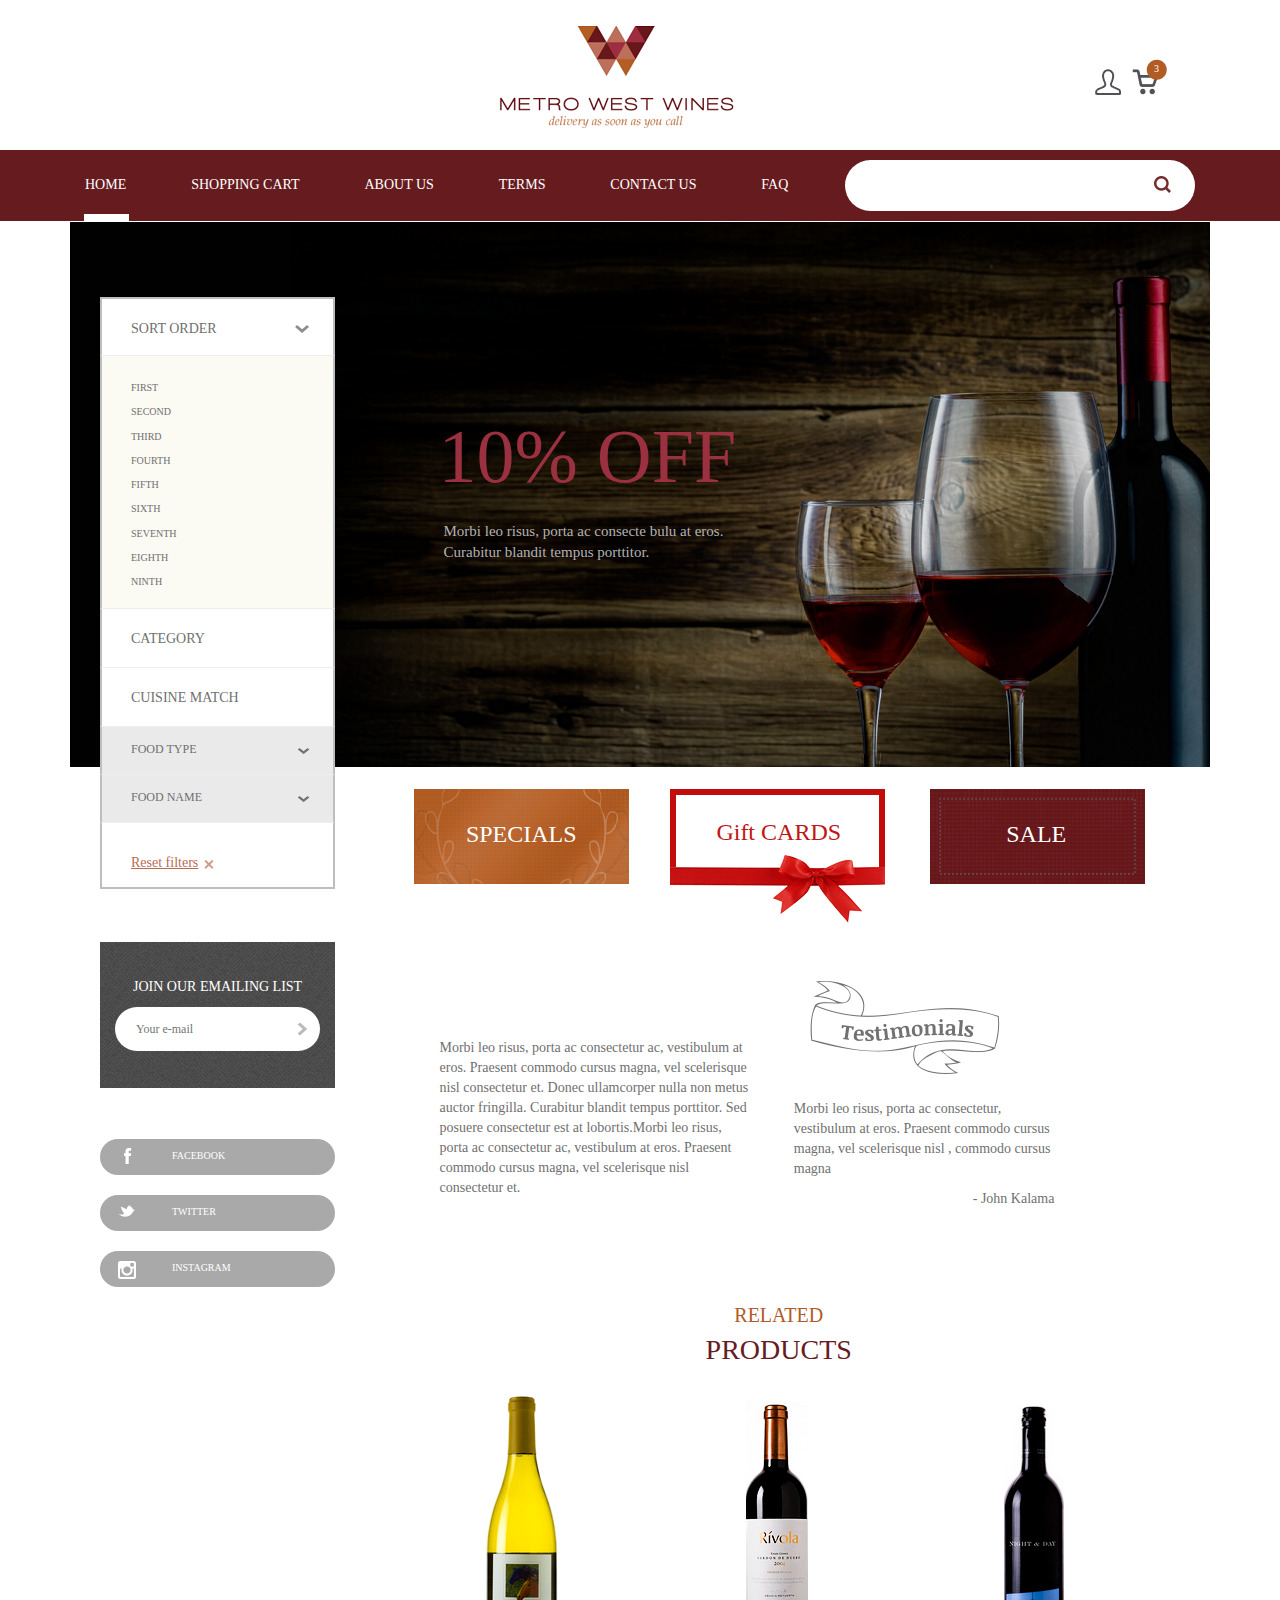
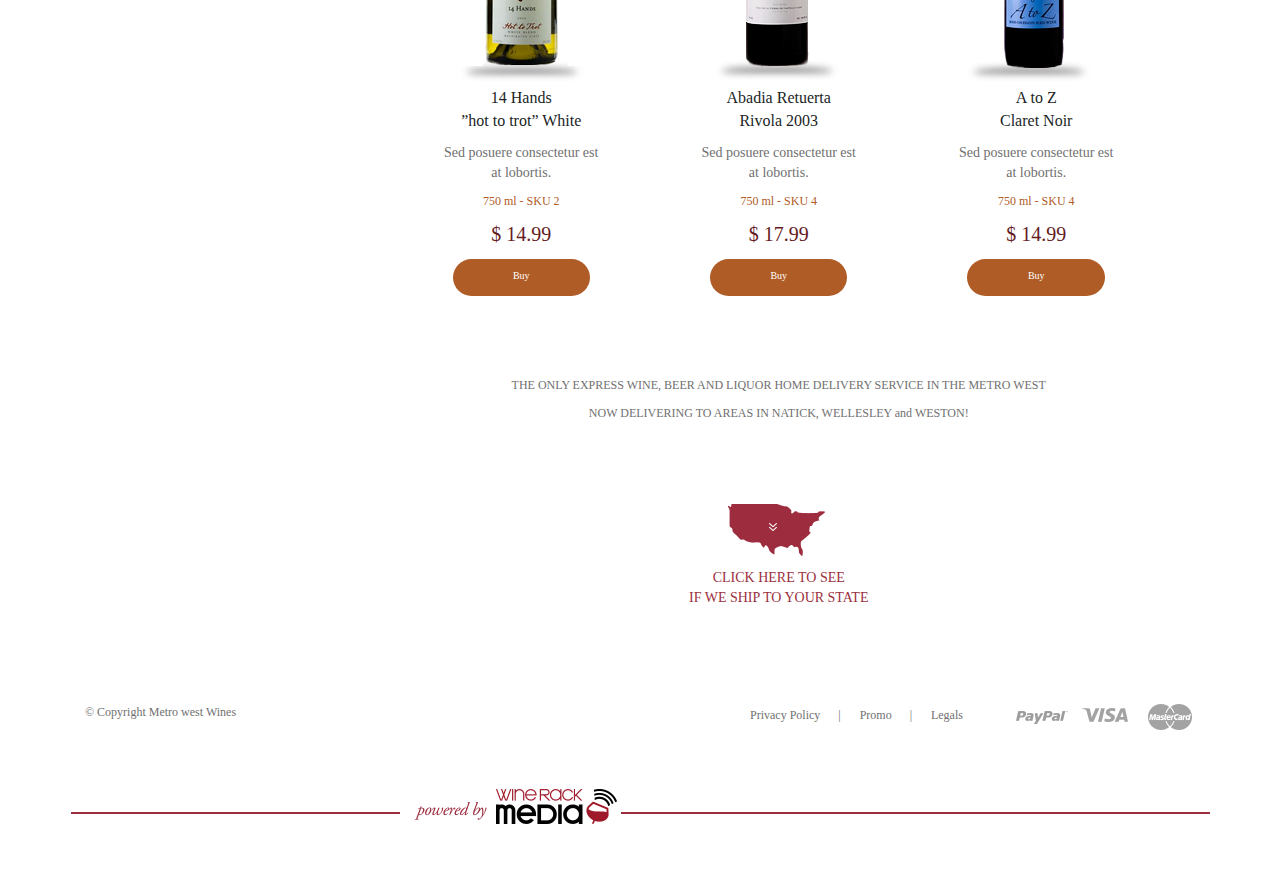
<file: WRM/index.html>
<html>
<head>
	<title>Home</title>
	<!-- css -->
	<link href="assets/css/style.css" rel="stylesheet" />
	<link href="assets/css/bootstrap.min.css" rel="stylesheet">
	<!-- <link rel="stylesheet" media="(min-width: 992) and (max-width: 1200)" href="../assets/css/medium.css"> -->
</head>
<body>


	<!-- header -->
	<!-- ...... -->
	<header id="header">
		<div class="container full">
			<div id="logo_div" class="col-lg-4 col-lg-push-4">
				<a href="index.html">
					<div id="logo">
					</div>
				</a>
			</div>
			<div id="user_cart" class="col-lg-2 col-lg-push-6">
				<div id="user_div" class="col-lg-6">
					<a href="#">
						<div id="user">
						</div>
					</a>
				</div>
				<div id="cart_div" class="col-lg-6">
					<a href="checkoutexperience/index.html">
						<div id="cart_number">
							<p>3</p>
						</div>
					</a>
				</div>
			</div>
		</div>
	</header>
	<!-- end header -->
	<!-- .......... -->



	<!-- navigation -->
	<!-- .......... -->
	<div id="navigation">
		<div class="container full">
			<div id="nav_bar" class="col-lg-8">
				<ul>
					<li>
						<a href="index.html">HOME</a>
					</li>
					<li>
						<a href="checkoutexperience/index.html">SHOPPING CART</a>
					</li>
					<li>
						<a href="#">ABOUT US</a>
					</li>
					<li>
						<a href="terms/index.html">TERMS</a>
					</li>
					<li>
						<a href="contact/index.html">CONTACT US</a>
					</li>
					<li id="faq">
						<a href="faq/index.html">FAQ</a>
					</li>
				</ul>
			</div>
			<div id="search_bar" class="col-lg-4">
				<div id="search_bloc" class="col-lg-10">
					<input id="search_bloc_text" type="text">
				</div>
				<a href="searchresults/index.html">
					<div id="search_button" class="col-lg-2">
					</div>
				</a>
			</div>
		</div>
	</div>
	<!-- end navigation -->
	<!-- .............. -->


	


	<!-- main bloc -->
	<!-- ......... -->
	<div id="main">
		<div class="container full">
			<div id="main_content" class="col-lg-12">
				<div id="main_side" class="col-lg-3">
					<div id="filters">
						<div id="sort_order">
							<p>SORT ORDER</p>
						</div>
						<div id="order_list">
							<P>FIRST</P>
							<P>SECOND</P>
							<P>THIRD</P>
							<P>FOURTH</P>
							<P>FIFTH</P>
							<P>SIXTH</P>
							<P>SEVENTH</P>
							<P>EIGHTH</P>
							<P>NINTH</P>
						</div>
						<div id="category_cuisine">
							<P>CATEGORY</P>
						</div>
						<div id="category_cuisine">
							<P>CUISINE MATCH</P>
						</div>
						<div id="food_type_name">
							<P>FOOD TYPE</P>
						</div>
						<div id="food_type_name">
							<P>FOOD NAME</P>
						</div>
						<div id="reset_filters">
							<a href="">
								<p>Reset filters</p>
							</a>
						</div>
					</div>
					<div id="emailing" class="col-lg-12">
						<div id="join_our">
							<p>JOIN OUR EMAILING LIST</p>
						</div>
						<div id="your_email" class="col-lg-10">
							<input type="text" placeholder="Your e-mail">
						</div>
						<a href="">
							<div id="email_button" class="col-lg-2">
							</div>
						</a>
					</div>
					<div id="social">
						<a href="">
							<div id="social_link" class="col-lg-12 facebook">
								<p>FACEBOOK</p>
							</div>
						</a>
						<a href="">
							<div id="social_link" class="col-lg-12 twitter">
								<p>TWITTER</p>
							</div>
						</a>
						<a href="">
							<div id="social_link" class="col-lg-12 instagram">
								<p>INSTAGRAM</p>
							</div>
						</a>
					</div>
				</div>
				<div id="main_page_content" class="col-lg-9">
					<div id="ten_percent">
						<p>10% OFF</p>
					</div>
					<div id="under_ten_percent">
						<p>Morbi leo risus, porta ac consecte bulu at eros.</p>
						<p>Curabitur blandit tempus porttitor.</p>
					</div>
					<div id="words" class="col-lg-12">
						<div id="word1" class="col-lg-4">
							<a href=""><p>SPECIALS</p></a>
						</div>
						<div id="word2" class="col-lg-4">
							<a href=""><p>Gift <span class="cards">CARDS</span></p></a>
						</div>
						<div id="word1" class="col-lg-4">
							<a href=""><p>SALE</p></a>
						</div>
					</div>
					<div id="testimonial" class="col-lg-12">
						<div id="testimonial_left" class="col-lg-6">
							<p>Morbi leo risus, porta ac consectetur ac, vestibulum at eros. Praesent commodo cursus magna, vel scelerisque nisl consectetur et. Donec ullamcorper nulla non metus auctor fringilla. Curabitur blandit tempus porttitor. Sed posuere consectetur est at lobortis.Morbi leo risus, porta ac consectetur ac, vestibulum at eros. Praesent commodo cursus magna, vel scelerisque nisl consectetur et.</p>
						</div>
						<div id="testimonial_right" class="col-lg-6">
							<p>Morbi leo risus, porta ac consectetur, vestibulum at eros. Praesent commodo cursus magna, vel scelerisque nisl , commodo cursus magna</p>
							<p><span class="john">- John Kalama</span></p>
						</div>
					</div>
					<div id="down_product1" class="col-lg-12">
						<div id="down_product_title" class="col-lg-12">
							<div id="down_product_title_up">
								<p id="related">RELATED</p>
							</div>
							<div id="down_product_title_down">
								<p id="related_products">PRODUCTS</p>
							</div>
						</div>
						<div id="down_product_products">
							<div id="product_1" class="col-lg-4">
								<div id="wine_name">
									<p>14 Hands</p>
									<p>&rdquo;hot to trot&rdquo; White</p>
								</div>
								<div id="wine_desc">
									<p>Sed posuere consectetur est at lobortis.</p>
								</div>
								<div id="wine_weight">
									<p>750 ml  - SKU 2</p>
								</div>
								<div id="wine_price">
									<p>$ 14.99</p>
								</div>
								<div id="wine_buy">
									<a href=""><p>Buy</p></a>
								</div>
							</div>
							<div id="product_2" class="col-lg-4">
								<div id="wine_name">
									<p>Abadia Retuerta</p>
									<p>Rivola 2003</p>
								</div>
								<div id="wine_desc">
									<p>Sed posuere consectetur est at lobortis.</p>
								</div>
								<div id="wine_weight">
									<p>750 ml  - SKU 4</p>
								</div>
								<div id="wine_price">
									<p>$ 17.99</p>
								</div>
								<div id="wine_buy">
									<a href=""><p>Buy</p></a>
								</div>
							</div>
							<div id="product_3" class="col-lg-4">
								<div id="wine_name">
									<p>A to Z</p>
									<p>Claret Noir</p>
								</div>
								<div id="wine_desc">
									<p>Sed posuere consectetur est at lobortis.</p>
								</div>
								<div id="wine_weight">
									<p>750 ml  - SKU 4</p>
								</div>
								<div id="wine_price">
									<p>$ 14.99</p>
								</div>
								<div id="wine_buy">
									<a href=""><p>Buy</p></a>
								</div>
							</div>
						</div>
					</div>
					<div id="the_only" class="col-lg-12">
						<p>THE ONLY EXPRESS WINE, BEER AND LIQUOR HOME DELIVERY SERVICE IN THE METRO WEST</p>
						<p>NOW DELIVERING TO AREAS IN NATICK, WELLESLEY and WESTON!</p>
					</div>
					<a href="">
						<div id="shipping" class="col-lg-4 col-lg-push-4">
							<p>CLICK HERE TO SEE</p>
							<p>IF WE SHIP TO YOUR STATE</p>
						</div>
					</a>
				</div>
			</div>
		</div>
	</div>
	<!-- end main bloc -->
	<!-- ............. -->


	<!-- footer -->
	<!-- ...... -->
	<footer id="footer">
		<div class="container full">
			<div id="footer_content">
				<div id="copyright" class="col-lg-3">
					<p>&copy; Copyright Metro west Wines</p>
				</div>
				<div id="policy_payment" class="col-lg-5 col-lg-push-4">
					<ul>
						<a href=""><li>Privacy Policy&nbsp;&nbsp;&nbsp;&nbsp;&nbsp;&nbsp;|</li></a>
						<a href=""><li>Promo&nbsp;&nbsp;&nbsp;&nbsp;&nbsp;&nbsp;|</li></a>
						<a href=""><li>Legals</li></a>
					</ul>
				</div>
			</div>
		</div>
	</footer>
	<!-- end footer -->
	<!-- .......... -->

</body>
</html>
</file>
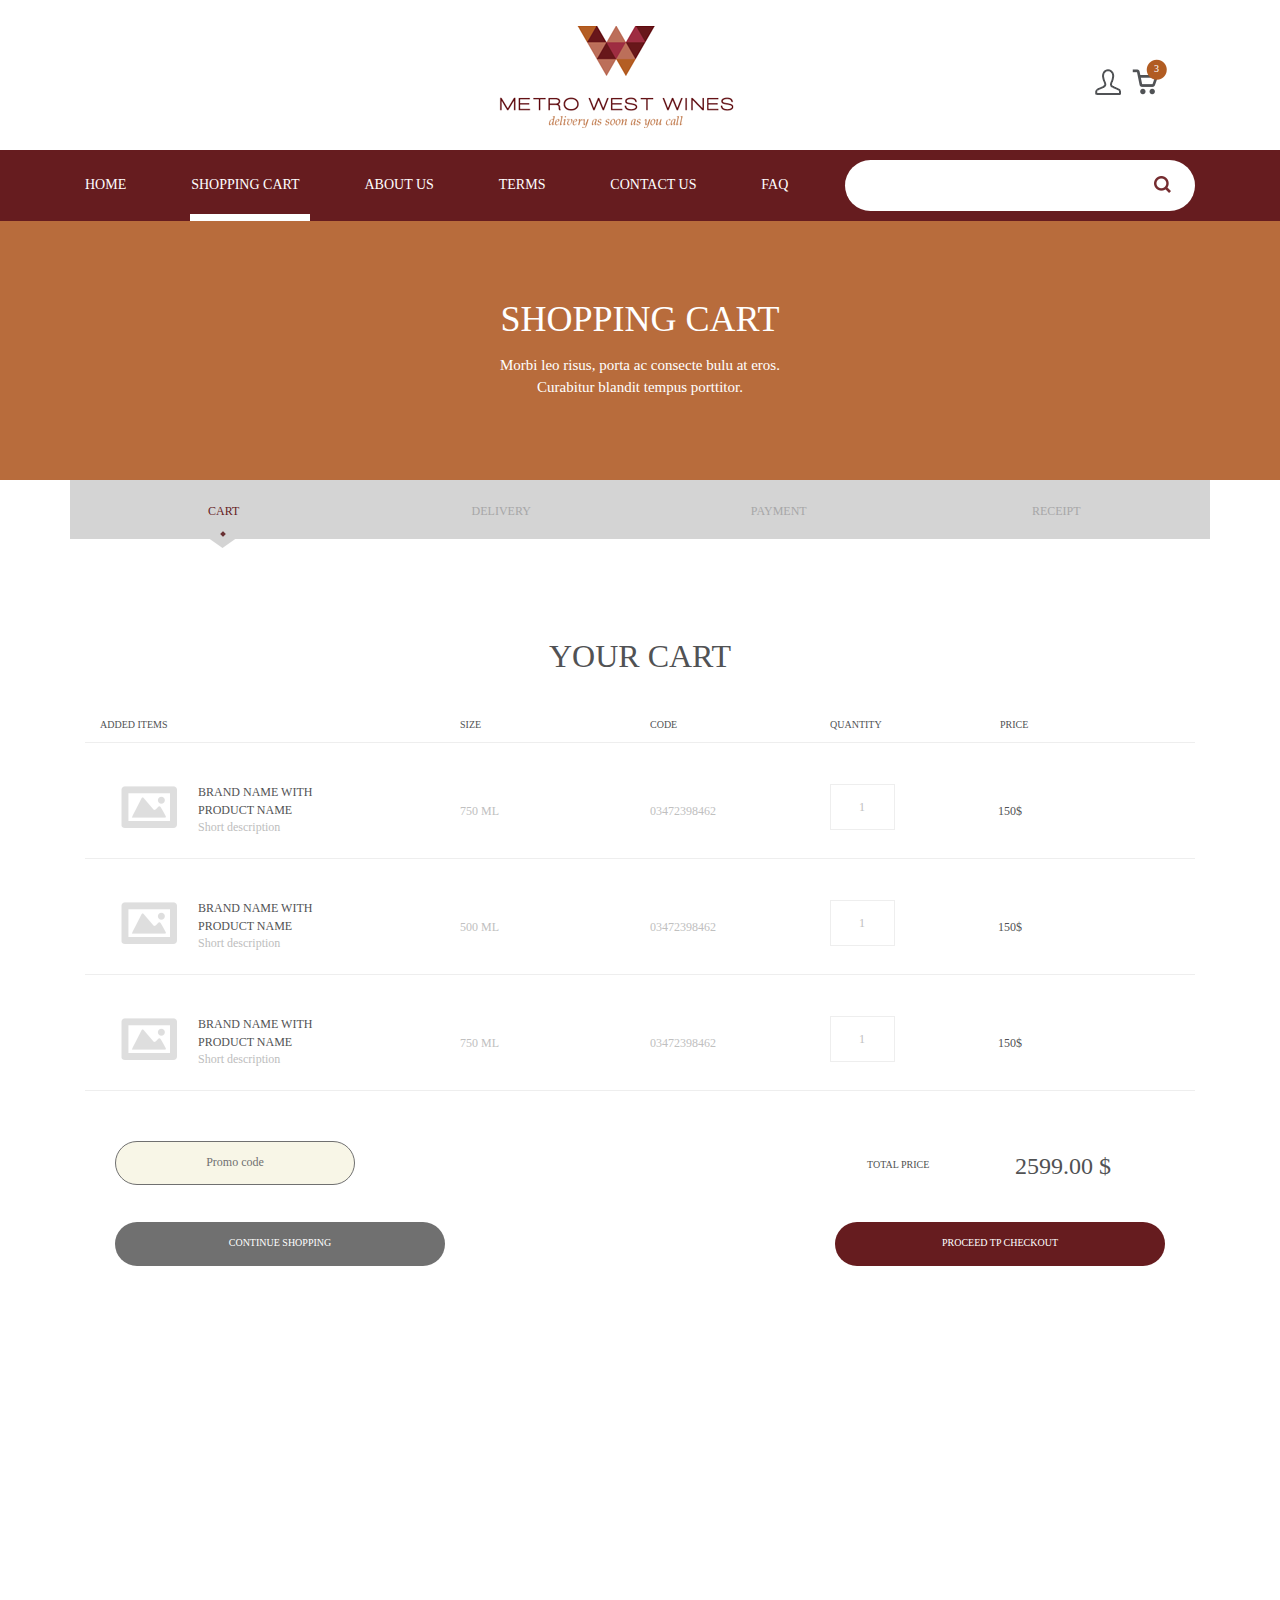
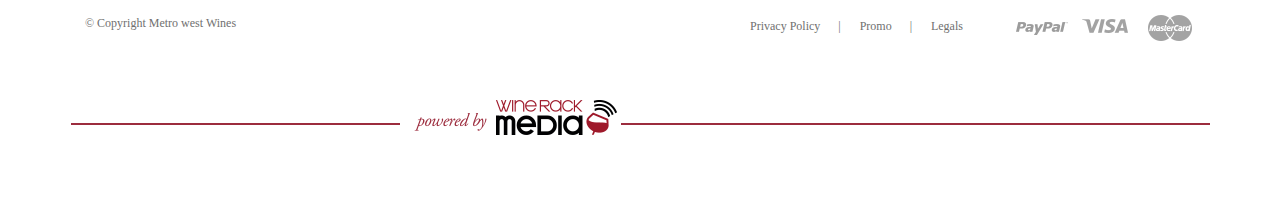
<file: WRM/checkoutexperience/index.html>
<html>
<head>
	<title>Checkout</title>
	<!-- css -->
	<link href="../assets/css/style.css" rel="stylesheet" />
	<link href="../assets/css/bootstrap.min.css" rel="stylesheet">
	<!-- <link rel="stylesheet" media="(min-width: 992) and (max-width: 1200)" href="../assets/css/medium.css"> -->
</head>
<body>


	<!-- header -->
	<!-- ...... -->
	<header id="header" class="full">
		<div class="container full">
			<div id="logo_div" class="col-lg-4 col-lg-push-4">
				<a href="../index.html">
					<div id="logo">
					</div>
				</a>
			</div>
			<div id="user_cart" class="col-lg-2 col-lg-push-6">
				<div id="user_div" class="col-lg-6">
					<a href="#">
						<div id="user">
						</div>
					</a>
				</div>
				<div id="cart_div" class="col-lg-6">
					<a href="../checkoutexperience/index.html">
						<div id="cart_number">
							<p>3</p>
						</div>
					</a>
				</div>
			</div>
		</div>
	</header>
	<!-- end header -->
	<!-- .......... -->



	<!-- navigation -->
	<!-- .......... -->
	<div id="navigation">
		<div class="container full">
			<div id="nav_bar2" class="col-lg-8">
				<ul>
					<li>
						<a href="../index.html">HOME</a>
					</li>
					<li>
						<a href="../checkoutexperience/index.html">SHOPPING CART</a>
					</li>
					<li>
						<a href="#">ABOUT US</a>
					</li>
					<li>
						<a href="../terms/index.html">TERMS</a>
					</li>
					<li>
						<a href="../contact/index.html">CONTACT US</a>
					</li>
					<li id="faq">
						<a href="../faq/index.html">FAQ</a>
					</li>
				</ul>
			</div>
			<div id="search_bar" class="col-lg-4">
				<div id="search_bloc" class="col-lg-10">
					<input id="search_bloc_text" type="text">
				</div>
				<a href="../searchresults/index.html">
					<div id="search_button" class="col-lg-2">
					</div>
				</a>
			</div>
		</div>
	</div>
	<!-- end navigation -->
	<!-- .............. -->


	<div id="big_title">
		<div class="container full">
			<div id="shopping_cart" class="col-lg-12">
				<p>SHOPPING CART</p>
			</div>
			<div id="morbi_leo" class="col-lg-12">
				<p>Morbi leo risus, porta ac consecte bulu at eros.</p>
				<p>Curabitur blandit tempus porttitor.</p>
			</div>
		</div>
	</div>


	<!-- main bloc -->
	<!-- ......... -->
	<div id="main_bloc3">
		<div class="container full">
			<div id="main_content3">
				<div id="menu_payment" class="col-lg-12">
					<div id="menu_payment_element" class="col-lg-3 cart">
						<p>CART</p>
					</div>
					<div id="menu_payment_element" class="col-lg-3">
						<p>DELIVERY</p>
					</div>
					<div id="menu_payment_element" class="col-lg-3">
						<p>PAYMENT</p>
					</div>
					<div id="menu_payment_element" class="col-lg-3">
						<p>RECEIPT</p>
					</div>
				</div>
				<div id="cart" class="col-lg-12">
					<div id="cart_title" class="col-lg-12">
						<p>YOUR CART</p>
					</div>
					<div id="cart_elements">
						<div id="cart_menu"  class="col-lg-12">
							<div id="cart_menu_element" class="col-lg-4 column_delete">
								<p>ADDED ITEMS</p>
							</div>
							<div id="cart_menu_element" class="col-lg-1 column_delete">
								<p>SIZE</p>
							</div>
							<div id="cart_menu_element" class="col-lg-2 code column_delete">
								<p>CODE</p>
							</div>
							<div id="cart_menu_element" class="col-lg-1 quantity column_delete">
								<p>QUANTITY</p>
							</div>
							<div id="cart_menu_element" class="col-lg-2 column_delete">
								<p>PRICE</p>
							</div>
						</div>
						<div id="cart_item" class="col-lg-12">
							<div id="cart_item_name" class="col-lg-4 column_delete">
								<p id="brand_name_with">BRAND NAME WITH PRODUCT NAME</p>
								<p id="short_desc">Short description</p>
							</div>
							<div id="cart_item_size" class="col-lg-1 column_delete">
								<p>750 ML</p>
							</div>
							<div id="cart_item_code" class="col-lg-2 column_delete">
								<p>03472398462</p>
							</div>
							<div id="cart_item_quantity" class="col-lg-1 column_delete">
								<p>1</p>
							</div>
							<div id="cart_item_price" class="col-lg-2 column_delete">
								<p>150$</p>
							</div>
						</div>
						<div id="cart_item" class="col-lg-12">
							<div id="cart_item_name" class="col-lg-4 column_delete">
								<p id="brand_name_with">BRAND NAME WITH PRODUCT NAME</p>
								<p id="short_desc">Short description</p>
							</div>
							<div id="cart_item_size" class="col-lg-1 column_delete">
								<p>500 ML</p>
							</div>
							<div id="cart_item_code" class="col-lg-2 column_delete">
								<p>03472398462</p>
							</div>
							<div id="cart_item_quantity" class="col-lg-1 column_delete">
								<p>1</p>
							</div>
							<div id="cart_item_price" class="col-lg-2 column_delete">
								<p>150$</p>
							</div>
						</div>
						<div id="cart_item" class="col-lg-12">
							<div id="cart_item_name" class="col-lg-4 column_delete">
								<p id="brand_name_with">BRAND NAME WITH PRODUCT NAME</p>
								<p id="short_desc">Short description</p>
							</div>
							<div id="cart_item_size" class="col-lg-1 column_delete">
								<p>750 ML</p>
							</div>
							<div id="cart_item_code" class="col-lg-2 column_delete">
								<p>03472398462</p>
							</div>
							<div id="cart_item_quantity" class="col-lg-1 column_delete">
								<p>1</p>
							</div>
							<div id="cart_item_price" class="col-lg-2 column_delete">
								<p>150$</p>
							</div>
						</div>
						<div id="cart_checking_total" class="col-lg-12">
							<div id="cart_code_promo" class="col-lg-3">
								<a href=""><p>Promo code</p></a>
							</div>
							<div id="cart_total_price" class="col-lg-2 col-lg-push-5">
								<p>TOTAL PRICE</p>
							</div>
							<div id="cart_total_price_number" class="col-lg-2 col-lg-push-5">
								<p>2599.00 $</p>
							</div>
						</div>
						<div id="shopping_buttons" class="col-lg-12">
							<div id="continue_shopping" class="col-lg-4">
								<a href="../searchresults/index.html"><p>CONTINUE SHOPPING</p></a>
							</div>
							<div id="proceed_to_checkout" class="col-lg-4 col-lg-push-4">
								<a href=""><p>PROCEED TP CHECKOUT</p></a>
							</div>
						</div>
					</div>
				</div>
			</div>
		</div>
	</div>
	<!-- end main bloc -->
	<!-- ............. -->


	<!-- footer -->
	<!-- ...... -->
	<footer id="footer">
		<div class="container full">
			<div id="footer_content">
				<div id="copyright" class="col-lg-3">
					<p>&copy; Copyright Metro west Wines</p>
				</div>
				<div id="policy_payment" class="col-lg-5 col-lg-push-4">
					<ul>
						<a href=""><li>Privacy Policy&nbsp;&nbsp;&nbsp;&nbsp;&nbsp;&nbsp;|</li></a>
						<a href=""><li>Promo&nbsp;&nbsp;&nbsp;&nbsp;&nbsp;&nbsp;|</li></a>
						<a href=""><li>Legals</li></a>
					</ul>
				</div>
			</div>
		</div>
	</footer>
	<!-- end footer -->
	<!-- .......... -->

</body>
</html>
</file>
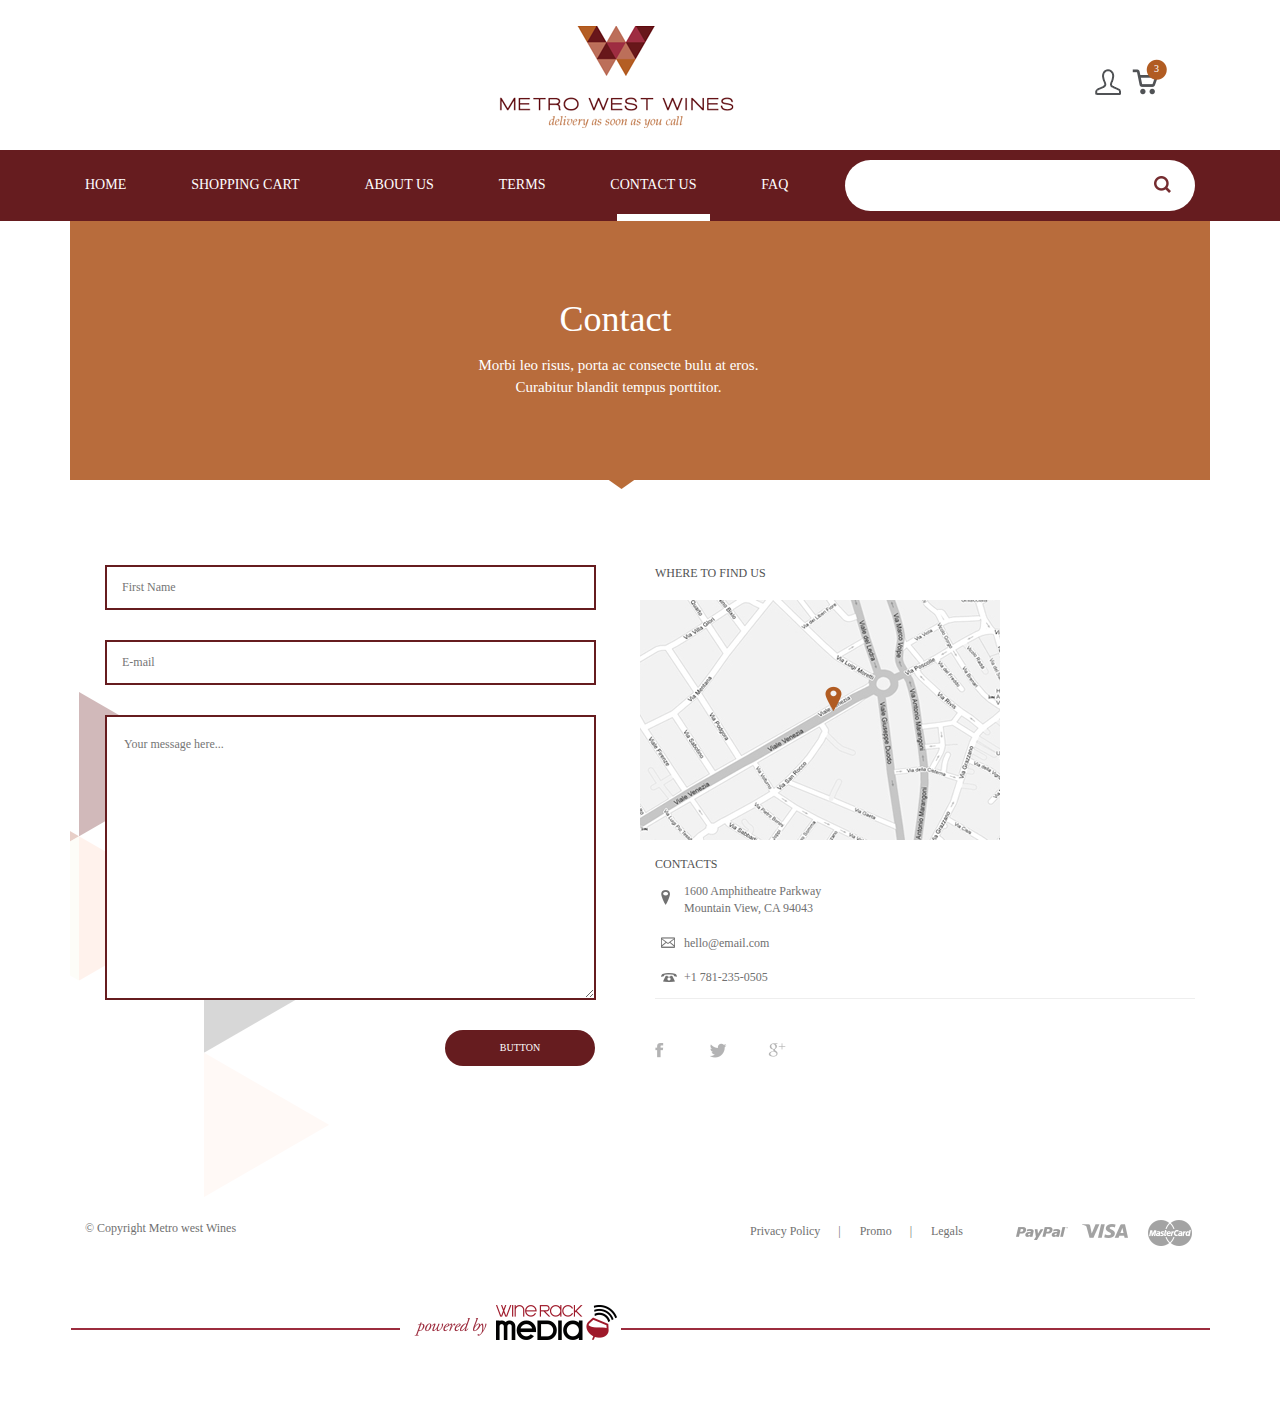
<file: WRM/contact/index.html>
<html>
<head>
	<title>Contact</title>
	<!-- css -->
	<link href="../assets/css/style.css" rel="stylesheet" />
	<link href="../assets/css/bootstrap.min.css" rel="stylesheet">
	<!-- <link rel="stylesheet" media="(min-width: 992) and (max-width: 1200)" href="../assets/css/medium.css"> -->
</head>
<body>


	<!-- header -->
	<!-- ...... -->
	<header id="header">
		<div class="container full">
			<div id="logo_div" class="col-lg-4 col-lg-push-4">
				<a href="../index.html">
					<div id="logo">
					</div>
				</a>
			</div>
			<div id="user_cart" class="col-lg-2 col-lg-push-6">
				<div id="user_div" class="col-lg-6">
					<a href="#">
						<div id="user">
						</div>
					</a>
				</div>
				<div id="cart_div" class="col-lg-6">
					<a href="../checkoutexperience/index.html">
						<div id="cart_number">
							<p>3</p>
						</div>
					</a>
				</div>
			</div>
		</div>
	</header>
	<!-- end header -->
	<!-- .......... -->



	<!-- navigation -->
	<!-- .......... -->
	<div id="navigation">
		<div class="container full">
			<div id="nav_bar5" class="col-lg-8">
				<ul>
					<li>
						<a href="../index.html">HOME</a>
					</li>
					<li>
						<a href="../checkoutexperience/index.html">SHOPPING CART</a>
					</li>
					<li>
						<a href="#">ABOUT US</a>
					</li>
					<li>
						<a href="../terms/index.html">TERMS</a>
					</li>
					<li>
						<a href="../contact/index.html">CONTACT US</a>
					</li>
					<li id="faq">
						<a href="../faq/index.html">FAQ</a>
					</li>
				</ul>
			</div>
			<div id="search_bar" class="col-lg-4">
				<div id="search_bloc" class="col-lg-10">
					<input id="search_bloc_text" type="text">
				</div>
				<a href="../searchresults/index.html">
					<div id="search_button" class="col-lg-2">
					</div>
				</a>
			</div>
		</div>
	</div>
	<!-- end navigation -->
	<!-- .............. -->


	


	<!-- main bloc -->
	<!-- ......... -->
	<div id="main_bloc6">
		<div class="container full">
			<div id="main_content6">
				<div id="big_title">
					<div id="shopping_cart" class="col-lg-3 col-lg-push-4 contact">
						<p>Contact</p>
					</div>
					<div id="morbi_leo" class="col-lg-12">
						<div id="morbi_leo_content" class="col-lg-4 col-lg-push-3">
							<p>Morbi leo risus, porta ac consecte bulu at eros.</p>
							<p>Curabitur blandit tempus porttitor.</p>
						</div>
					</div>
				</div>
				<div id="form" class="col-lg-6">
					<input id="form_element" class="col-lg-12" type="text" name="name" placeholder="First Name">
					<input id="form_element" class="col-lg-12" type="text" name="email" placeholder="E-mail">
					<textarea id="form_element_message" class="col-lg-12" type="textarea" name="message" placeholder="Your message here..."
       				cols="7" rows="20"></textarea>
					<input id="form_element_button" class="col-lg-4 col-lg-push-8" type="button" value="BUTTON">
				</div>
				<div id="contact_infos" class="col-lg-6">
					<p id="title_infos" class="where_to">WHERE TO FIND US</p>
					<p id="title_infos">CONTACTS</p>
					<P id="address">1600 Amphitheatre Parkway</p>
					<p id="address">Mountain View, CA 94043</P>
					<p id="email">hello@email.com</p>
					<p id="phone">+1 781-235-0505</p>
					<div id="social_contact" class="col-lg-6">
						<a href=""><div id="facebook_contact" class="col-lg-1"></div></a>
						<a href=""><div id="twitter_contact" class="col-lg-1"></div></a>
						<a href=""><div id="google_contact" class="col-lg-1"></div></a>
					</div>
				</div>
			</div>
		</div>
	</div>
	<!-- end main bloc -->
	<!-- ............. -->


	<!-- footer -->
	<!-- ...... -->
	<footer id="footer">
		<div class="container full">
			<div id="footer_content">
				<div id="copyright" class="col-lg-3">
					<p>&copy; Copyright Metro west Wines</p>
				</div>
				<div id="policy_payment" class="col-lg-5 col-lg-push-4">
					<ul>
						<a href=""><li>Privacy Policy&nbsp;&nbsp;&nbsp;&nbsp;&nbsp;&nbsp;|</li></a>
						<a href=""><li>Promo&nbsp;&nbsp;&nbsp;&nbsp;&nbsp;&nbsp;|</li></a>
						<a href=""><li>Legals</li></a>
					</ul>
				</div>
			</div>
		</div>
	</footer>
	<!-- end footer -->
	<!-- .......... -->

</body>
</html>
</file>
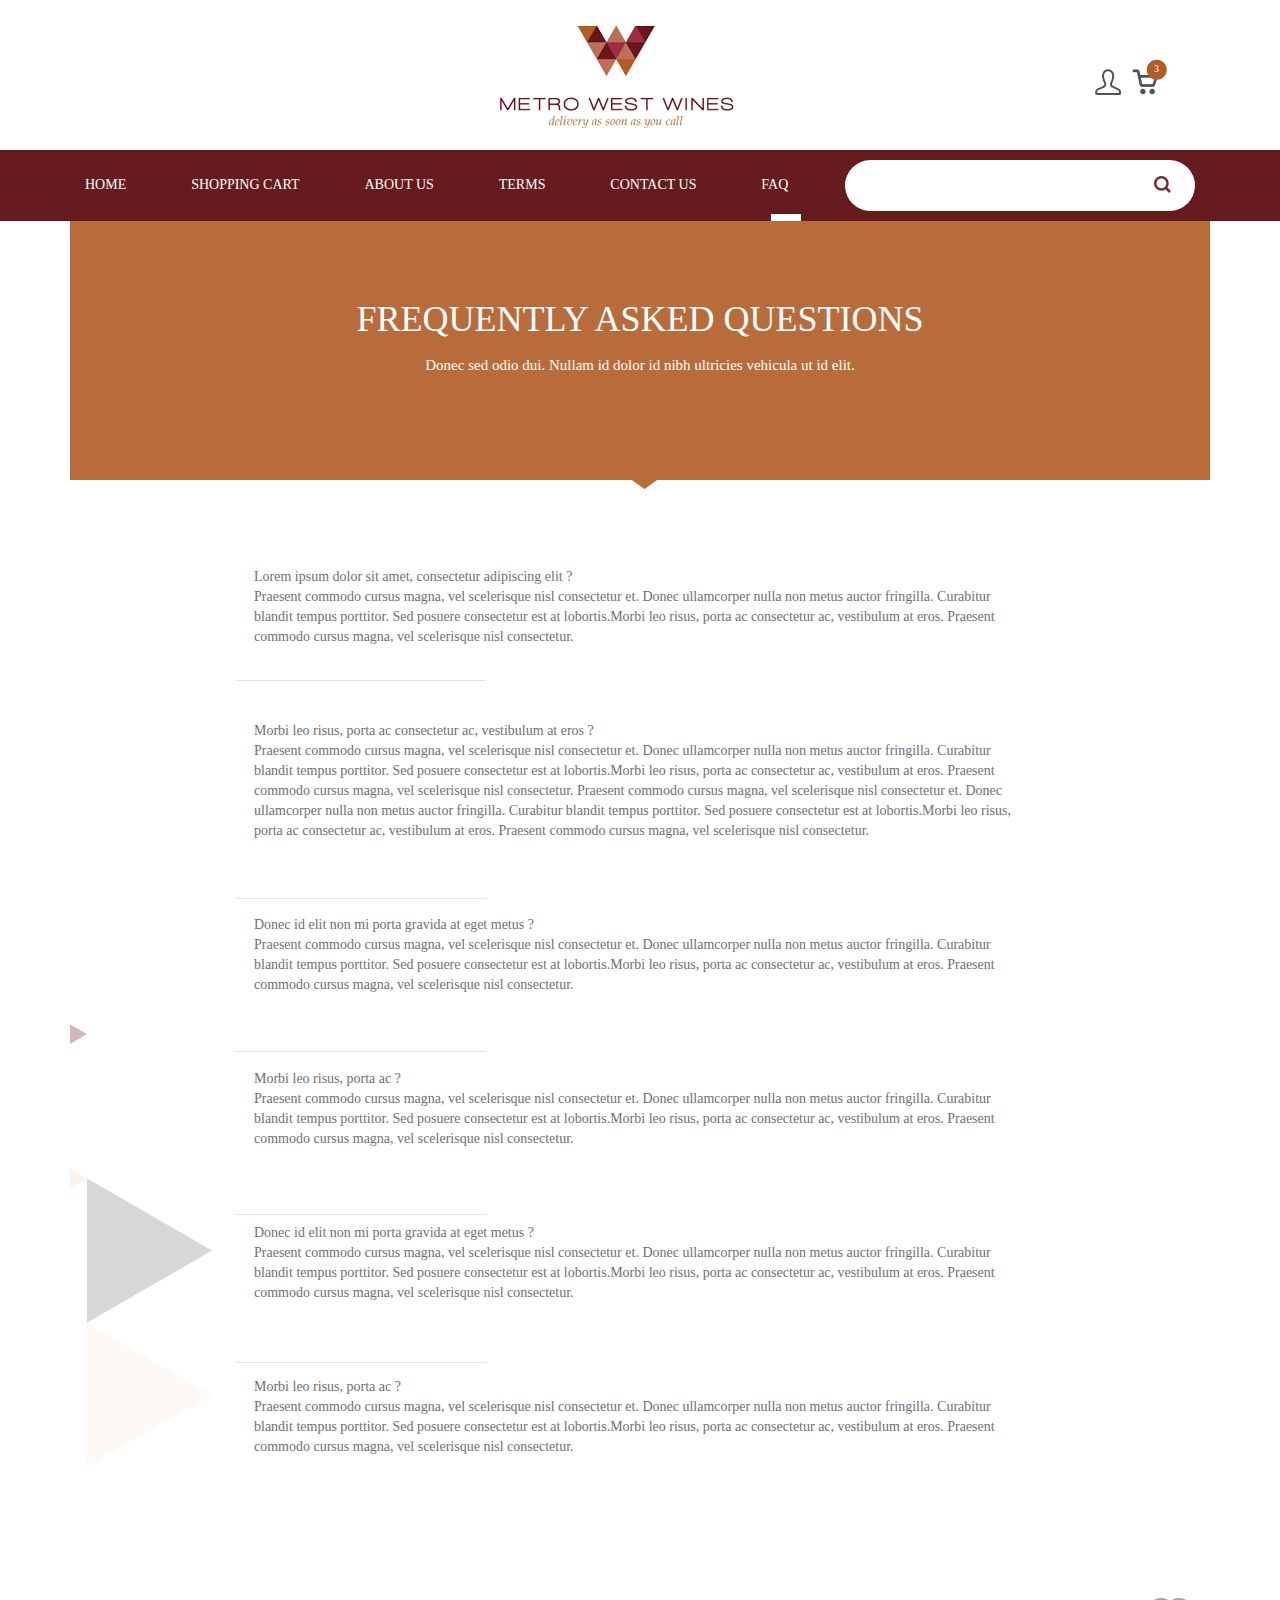
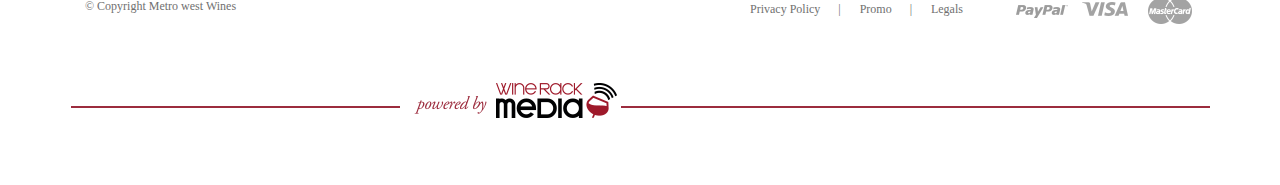
<file: WRM/faq/index.html>
<html>
<head>
	<title>FAQ</title>
	<!-- css -->
	<link href="../assets/css/style.css" rel="stylesheet" />
	<link href="../assets/css/bootstrap.min.css" rel="stylesheet">
	<!-- <link rel="stylesheet" media="(min-width: 992) and (max-width: 1200)" href="../assets/css/medium.css"> -->
</head>
<body>


	<!-- header -->
	<!-- ...... -->
	<header id="header">
		<div class="container full">
			<div id="logo_div" class="col-lg-4 col-lg-push-4">
				<a href="../index.html">
					<div id="logo">
					</div>
				</a>
			</div>
			<div id="user_cart" class="col-lg-2 col-lg-push-6">
				<div id="user_div" class="col-lg-6">
					<a href="#">
						<div id="user">
						</div>
					</a>
				</div>
				<div id="cart_div" class="col-lg-6">
					<a href="../checkoutexperience/index.html">
						<div id="cart_number">
							<p>3</p>
						</div>
					</a>
				</div>
			</div>
		</div>
	</header>
	<!-- end header -->
	<!-- .......... -->



	<!-- navigation -->
	<!-- .......... -->
	<div id="navigation">
		<div class="container full">
			<div id="nav_bar3" class="col-lg-8">
				<ul>
					<li>
						<a href="../index.html">HOME</a>
					</li>
					<li>
						<a href="../checkoutexperience/index.html">SHOPPING CART</a>
					</li>
					<li>
						<a href="#">ABOUT US</a>
					</li>
					<li>
						<a href="../terms/index.html">TERMS</a>
					</li>
					<li>
						<a href="../contact/index.html">CONTACT US</a>
					</li>
					<li id="faq">
						<a href="../faq/index.html">FAQ</a>
					</li>
				</ul>
			</div>
			<div id="search_bar" class="col-lg-4">
				<div id="search_bloc" class="col-lg-10">
					<input id="search_bloc_text" type="text">
				</div>
				<a href="../searchresults/index.html">
					<div id="search_button" class="col-lg-2">
					</div>
				</a>
			</div>
		</div>
	</div>
	<!-- end navigation -->
	<!-- .............. -->


	


	<!-- main bloc -->
	<!-- ......... -->
	<div id="main_bloc4">
		<div class="container full">
			<div id="main_content4">
				<div id="big_title">
					<div id="shopping_cart" class="col-lg-12">
						<p>FREQUENTLY ASKED QUESTIONS</p>
					</div>
					<div id="morbi_leo" class="col-lg-12">
						<p>Donec sed odio dui. Nullam id dolor id nibh ultricies vehicula ut id elit.</p>
					</div>
				</div>
				<div id="questions">
					<div id="questions_div">
						<div id="question_asked">
							<p>Lorem ipsum dolor sit amet, consectetur adipiscing elit ?</p>
						</div>
						<div id="answer">
							<p>Praesent commodo cursus magna, vel scelerisque nisl consectetur et. Donec ullamcorper nulla non metus auctor fringilla. Curabitur blandit tempus porttitor. Sed posuere consectetur est at lobortis.Morbi leo risus, porta ac consectetur ac, vestibulum at eros. Praesent commodo cursus magna, vel scelerisque nisl consectetur.</p>
						</div>
						<div id="question_asked">
							<p>Morbi leo risus, porta ac consectetur ac, vestibulum at eros ?</p>
						</div>
						<div id="answer">
							<p>Praesent commodo cursus magna, vel scelerisque nisl consectetur et. Donec ullamcorper nulla non metus auctor fringilla. Curabitur blandit tempus porttitor. Sed posuere consectetur est at lobortis.Morbi leo risus, porta ac consectetur ac, vestibulum at eros. Praesent commodo cursus magna, vel scelerisque nisl consectetur. Praesent commodo cursus magna, vel scelerisque nisl consectetur et. Donec ullamcorper nulla non metus auctor fringilla. Curabitur blandit tempus porttitor. Sed posuere consectetur est at lobortis.Morbi leo risus, porta ac consectetur ac, vestibulum at eros. Praesent commodo cursus magna, vel scelerisque nisl consectetur.</p>
						</div>
						<div id="question_asked">
							<p>Donec id elit non mi porta gravida at eget metus ?</p>
						</div>
						<div id="answer">
							<p>Praesent commodo cursus magna, vel scelerisque nisl consectetur et. Donec ullamcorper nulla non metus auctor fringilla. Curabitur blandit tempus porttitor. Sed posuere consectetur est at lobortis.Morbi leo risus, porta ac consectetur ac, vestibulum at eros. Praesent commodo cursus magna, vel scelerisque nisl consectetur.</p>
						</div>
						<div id="question_asked">
							<p>Morbi leo risus, porta ac ?</p>
						</div>
						<div id="answer">
							<p>Praesent commodo cursus magna, vel scelerisque nisl consectetur et. Donec ullamcorper nulla non metus auctor fringilla. Curabitur blandit tempus porttitor. Sed posuere consectetur est at lobortis.Morbi leo risus, porta ac consectetur ac, vestibulum at eros. Praesent commodo cursus magna, vel scelerisque nisl consectetur. </p>
						</div>
						<div id="question_asked">
							<p>Donec id elit non mi porta gravida at eget metus ?</p>
						</div>
						<div id="answer">
							<p>Praesent commodo cursus magna, vel scelerisque nisl consectetur et. Donec ullamcorper nulla non metus auctor fringilla. Curabitur blandit tempus porttitor. Sed posuere consectetur est at lobortis.Morbi leo risus, porta ac consectetur ac, vestibulum at eros. Praesent commodo cursus magna, vel scelerisque nisl consectetur.</p>
						</div>
						<div id="question_asked">
							<p>Morbi leo risus, porta ac ?</p>
						</div>
						<div id="answer">
							<p>Praesent commodo cursus magna, vel scelerisque nisl consectetur et. Donec ullamcorper nulla non metus auctor fringilla. Curabitur blandit tempus porttitor. Sed posuere consectetur est at lobortis.Morbi leo risus, porta ac consectetur ac, vestibulum at eros. Praesent commodo cursus magna, vel scelerisque nisl consectetur. </p>
						</div>
					</div>
				</div>
			</div>
		</div>
	</div>
	<!-- end main bloc -->
	<!-- ............. -->


	<!-- footer -->
	<!-- ...... -->
	<footer id="footer">
		<div class="container full">
			<div id="footer_content">
				<div id="copyright" class="col-lg-3">
					<p>&copy; Copyright Metro west Wines</p>
				</div>
				<div id="policy_payment" class="col-lg-5 col-lg-push-4">
					<ul>
						<a href=""><li>Privacy Policy&nbsp;&nbsp;&nbsp;&nbsp;&nbsp;&nbsp;|</li></a>
						<a href=""><li>Promo&nbsp;&nbsp;&nbsp;&nbsp;&nbsp;&nbsp;|</li></a>
						<a href=""><li>Legals</li></a>
					</ul>
				</div>
			</div>
		</div>
	</footer>
	<!-- end footer -->
	<!-- .......... -->

</body>
</html>
</file>
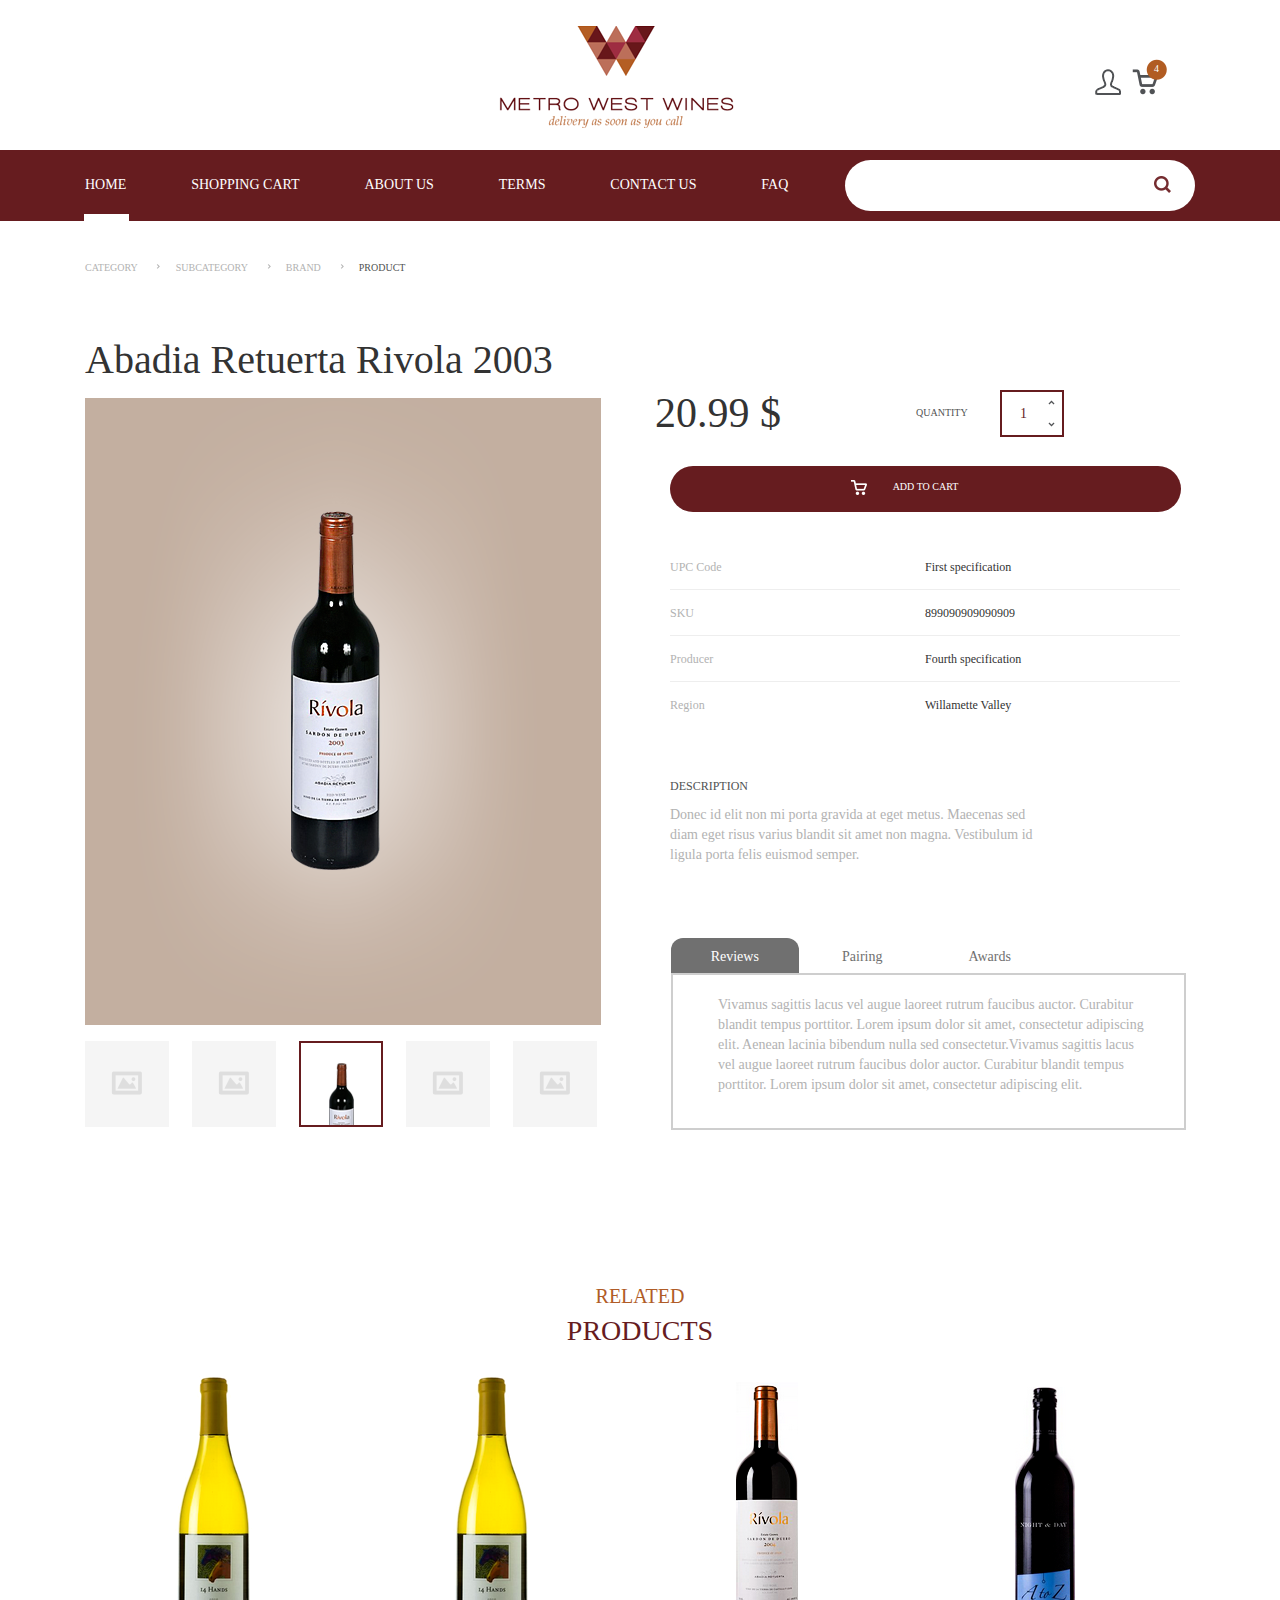
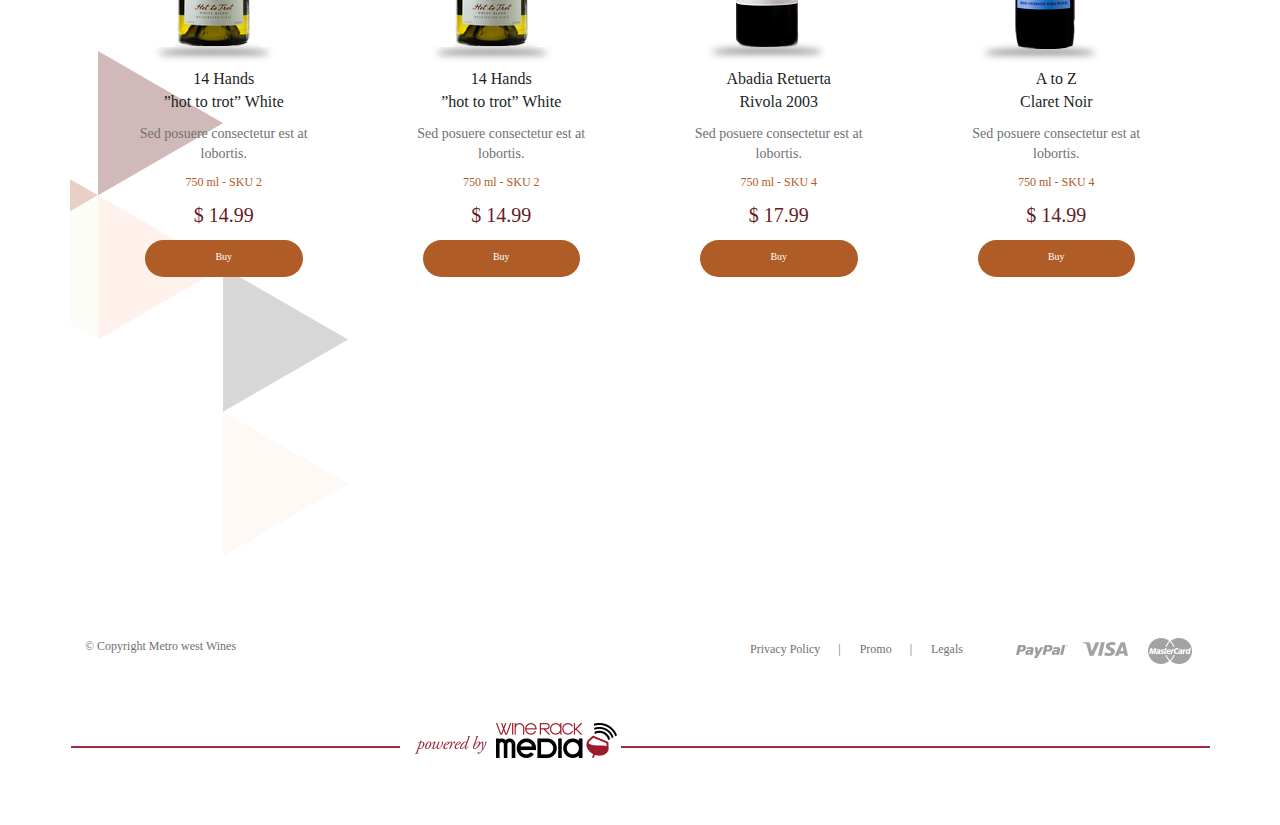
<file: WRM/productpage/index.html>
<html>
<head>
	<title>Product</title>
	<!-- css -->
	<link href="../assets/css/style.css" rel="stylesheet" />
	<link href="../assets/css/bootstrap.min.css" rel="stylesheet">
	<!-- <link rel="stylesheet" media="(min-width: 992) and (max-width: 1200)" href="../assets/css/medium.css"> -->
</head>
<body>


	<!-- header -->
	<!-- ...... -->
	<header id="header">
		<div class="container full">
			<div id="logo_div" class="col-lg-4 col-lg-push-4">
				<a href="../index.html">
					<div id="logo">
					</div>
				</a>
			</div>
			<div id="user_cart" class="col-lg-2 col-lg-push-6">
				<div id="user_div" class="col-lg-6">
					<a href="#">
						<div id="user">
						</div>
					</a>
				</div>
				<div id="cart_div" class="col-lg-6">
					<a href="../checkoutexperience/index.html">
						<div id="cart_number">
							<p>4</p>
						</div>
					</a>
				</div>
			</div>
		</div>
	</header>
	<!-- end header -->
	<!-- .......... -->



	<!-- navigation -->
	<!-- .......... -->
	<div id="navigation">
		<div class="container full">
			<div id="nav_bar" class="col-lg-8">
				<ul>
					<li>
						<a href="../index.html">HOME</a>
					</li>
					<li>
						<a href="../checkoutexperience/index.html">SHOPPING CART</a>
					</li>
					<li>
						<a href="#">ABOUT US</a>
					</li>
					<li>
						<a href="../terms/index.html">TERMS</a>
					</li>
					<li>
						<a href="../contact/index.html">CONTACT US</a>
					</li>
					<li id="faq">
						<a href="../faq/index.html">FAQ</a>
					</li>
				</ul>
			</div>
			<div id="search_bar" class="col-lg-4">
				<div id="search_bloc" class="col-lg-10">
					<input id="search_bloc_text" type="text">
				</div>
				<a href="../searchresults/index.html">
					<div id="search_button" class="col-lg-2">
					</div>
				</a>
			</div>
		</div>
	</div>
	<!-- end navigation -->
	<!-- .............. -->



	<!-- main bloc -->
	<!-- ......... -->
	<div id="main_bloc2">
		<div class="container full">
			<div id="main_content2">
				<div id="up_menu" class="col-lg-12">
					<ul>
						<li><p>CATEGORY</p></li>
						<li><p>SUBCATEGORY</p></li>
						<li><p>BRAND</p></li>
						<li><p id="up_menu_product">PRODUCT</p></li>
					</ul>
				</div>
				<div id="product_picture" class="col-lg-6">
					<div id="product_picture_title" class="col-lg-12">
						<p>Abadia Retuerta Rivola 2003</p>
					</div>
					<div id="big_picture" class="col-lg-12">
					</div>
					<div id="small_pictures" class="col-lg-12">
						<div id="picture" class="col-lg-2">
						</div>
						<div id="picture" class="col-lg-2">
						</div>
						<div id="small_picture" class="col-lg-2">
						</div>
						<div id="picture" class="col-lg-2">
						</div>
						<div id="picture" class="col-lg-2">
						</div>
					</div>
				</div>
				<div id="product_infos" class="col-lg-6">
					<div id="infos_price" class="col-lg-4">
						<p>20.99 $</p>
					</div>
					<div id="infos_quantity" class="col-lg-5">
						<p id="quantity" class="col-lg-4">QUANTITY</p>
						<div id="quantity_adder" class="col-lg-4">
							<p id="quantity_number" class="col-lg-8">1</p>
							<div id="quantity_add_up_down" class="col-lg-4">
								<a href=""><p id="quantity_add_up" class="col-lg-12">.</p></a>
								<a href=""><p id="quantity_add_down" class="col-lg-12">.</p></a>
							</div>
						</div>
					</div>
					<div id="add_to_cart" class="col-lg-12">
						<a href=""><p>ADD TO CART</p></a>
					</div>
					<div id="caracteristics" class="col-lg-12">
						<div id="caracteristics_line" class="col-lg-12">
							<div id="option" class="col-lg-3"><p>UPC Code</p></div>
							<div id="specification" class="col-lg-3 col-lg-push-3"><p>First specification</p></div>
						</div>
						<div id="caracteristics_line" class="col-lg-12">
							<div id="option" class="col-lg-3"><p>SKU</p></div>
							<div id="specification" class="col-lg-3 col-lg-push-3"><p>899090909090909</p></div>
						</div>
						<div id="caracteristics_line" class="col-lg-12">
							<div id="option" class="col-lg-3"><p>Producer</p></div>
							<div id="specification" class="col-lg-3 col-lg-push-3"><p>Fourth specification</p></div>
						</div>
						<div id="region" class="col-lg-12">
							<div id="option" class="col-lg-3"><p>Region</p></div>
							<div id="specification" class="col-lg-3 col-lg-push-3"><p>Willamette Valley</p></div>
						</div>
					</div>
					<div id="description" class="col-lg-12">
						<div id="description_title"><p>DESCRIPTION</p></div>
						<div id="description_text"><p>Donec id elit non mi porta gravida at eget metus. Maecenas sed diam eget risus varius blandit sit amet non magna. Vestibulum id ligula porta felis euismod semper.</p></div>
					</div>
					<div id="reviews_div" class="col-lg-12">
					<div id="reviews" class="col-lg-3"><p>Reviews</p></div>
					<div id="reviews_oth" class="col-lg-3"><p>Pairing</p></div>
					<div id="reviews_oth" class="col-lg-3"><p>Awards</p></div>
					<div id="reviews_text" class="col-lg-12"><p>Vivamus sagittis lacus vel augue laoreet rutrum faucibus auctor. Curabitur blandit tempus porttitor. Lorem ipsum dolor sit amet, consectetur adipiscing elit. Aenean lacinia bibendum nulla sed consectetur.Vivamus sagittis lacus vel augue laoreet rutrum faucibus dolor auctor. Curabitur blandit tempus porttitor. Lorem ipsum dolor sit amet, consectetur adipiscing elit.</p></div>
					</div>
				</div>
				<div id="down_product" class="col-lg-12">
					<div id="down_product_title" class="col-lg-12">
						<div id="down_product_title_up">
							<p id="related">RELATED</p>
						</div>
						<div id="down_product_title_down">
							<p id="related_products">PRODUCTS</p>
						</div>
					</div>
					<div id="down_product_products">
						<div id="product_1" class="col-lg-3">
							<div id="wine_name">
								<p>14 Hands</p>
								<p>&rdquo;hot to trot&rdquo; White</p>
							</div>
							<div id="wine_desc">
								<p>Sed posuere consectetur est at lobortis.</p>
							</div>
							<div id="wine_weight">
								<p>750 ml  - SKU 2</p>
							</div>
							<div id="wine_price">
								<p>$ 14.99</p>
							</div>
							<div id="wine_buy">
								<a href=""><p>Buy</p></a>
							</div>
						</div>
						<div id="product_1" class="col-lg-3">
							<div id="wine_name">
								<p>14 Hands</p>
								<p>&rdquo;hot to trot&rdquo; White</p>
							</div>
							<div id="wine_desc">
								<p>Sed posuere consectetur est at lobortis.</p>
							</div>
							<div id="wine_weight">
								<p>750 ml  - SKU 2</p>
							</div>
							<div id="wine_price">
								<p>$ 14.99</p>
							</div>
							<div id="wine_buy">
								<a href=""><p>Buy</p></a>
							</div>
						</div>
						<div id="product_2" class="col-lg-3">
							<div id="wine_name">
								<p>Abadia Retuerta</p>
								<p>Rivola 2003</p>
							</div>
							<div id="wine_desc">
								<p>Sed posuere consectetur est at lobortis.</p>
							</div>
							<div id="wine_weight">
								<p>750 ml  - SKU 4</p>
							</div>
							<div id="wine_price">
								<p>$ 17.99</p>
							</div>
							<div id="wine_buy">
								<a href=""><p>Buy</p></a>
							</div>
						</div>
						<div id="product_3" class="col-lg-3">
							<div id="wine_name">
								<p>A to Z</p>
								<p>Claret Noir</p>
							</div>
							<div id="wine_desc">
								<p>Sed posuere consectetur est at lobortis.</p>
							</div>
							<div id="wine_weight">
								<p>750 ml  - SKU 4</p>
							</div>
							<div id="wine_price">
								<p>$ 14.99</p>
							</div>
							<div id="wine_buy">
								<a href=""><p>Buy</p></a>
							</div>
						</div>
					</div>
				</div>
			</div>
		</div>
	</div>
	<!-- end main bloc -->
	<!-- ............. -->



	<!-- footer -->
	<!-- ...... -->
	<footer id="footer">
		<div class="container full">
			<div id="footer_content">
				<div id="copyright" class="col-lg-3">
					<p>&copy; Copyright Metro west Wines</p>
				</div>
				<div id="policy_payment" class="col-lg-5 col-lg-push-4">
					<ul>
						<a href=""><li>Privacy Policy&nbsp;&nbsp;&nbsp;&nbsp;&nbsp;&nbsp;|</li></a>
						<a href=""><li>Promo&nbsp;&nbsp;&nbsp;&nbsp;&nbsp;&nbsp;|</li></a>
						<a href=""><li>Legals</li></a>
					</ul>
				</div>
			</div>
		</div>
	</footer>
	<!-- end footer -->
	<!-- .......... -->

</body>
</html>
</file>
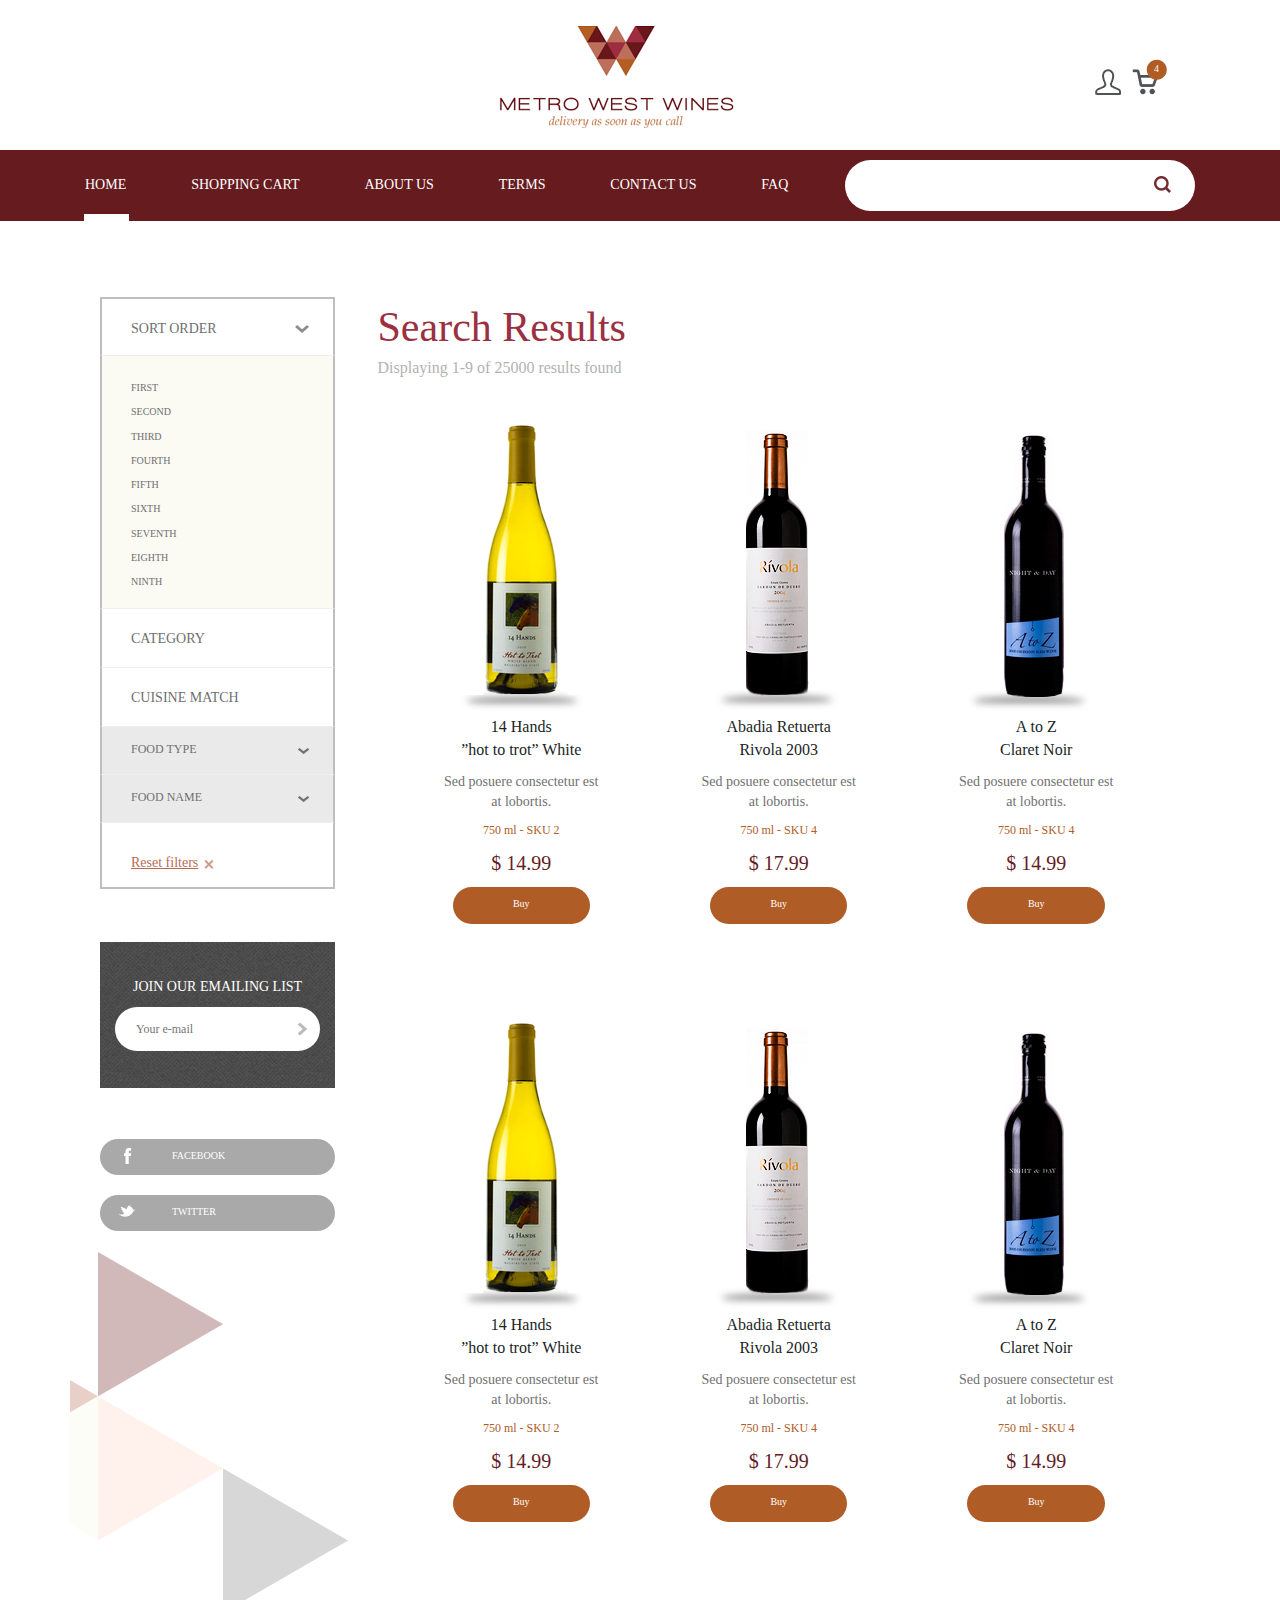
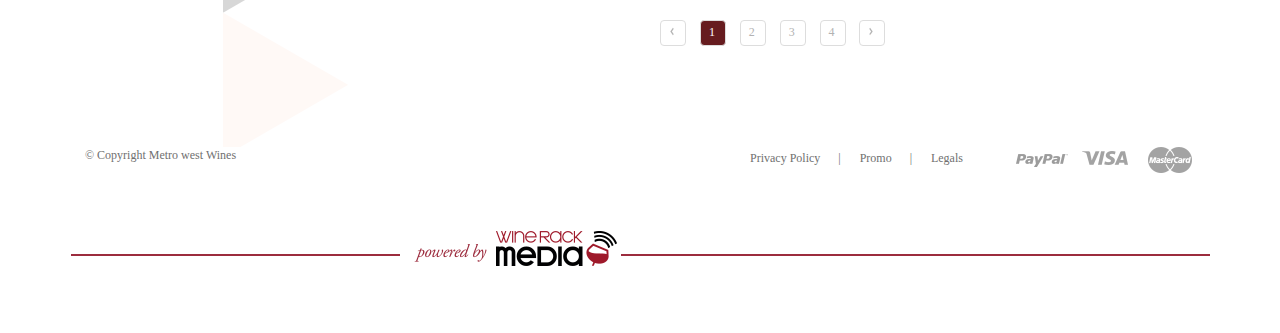
<file: WRM/searchresults/index.html>
<html>
<head>
	<title>Search</title>
	<!-- css -->
	<link href="../assets/css/style.css" rel="stylesheet" />
	<link href="../assets/css/bootstrap.min.css" rel="stylesheet">
	<!-- <link rel="stylesheet" media="(min-width: 992) and (max-width: 1200)" href="../assets/css/medium.css"> -->
</head>
<body>


	<!-- header -->
	<!-- ...... -->
	<header id="header">
		<div class="container full">
			<div id="logo_div" class="col-lg-4 col-lg-push-4">
				<a href="../index.html">
					<div id="logo">
					</div>
				</a>
			</div>
			<div id="user_cart" class="col-lg-2 col-lg-push-6">
				<div id="user_div" class="col-lg-6">
					<a href="#">
						<div id="user">
						</div>
					</a>
				</div>
				<div id="cart_div" class="col-lg-6">
					<a href="../checkoutexperience/index.html">
						<div id="cart_number">
							<p>4</p>
						</div>
					</a>
				</div>
			</div>
		</div>
	</header>
	<!-- end header -->
	<!-- .......... -->



	<!-- navigation -->
	<!-- .......... -->
	<div id="navigation">
		<div class="container full">
			<div id="nav_bar" class="col-lg-8">
				<ul>
					<li>
						<a href="../index.html">HOME</a>
					</li>
					<li>
						<a href="../checkoutexperience/index.html">SHOPPING CART</a>
					</li>
					<li>
						<a href="#">ABOUT US</a>
					</li>
					<li>
						<a href="../terms/index.html">TERMS</a>
					</li>
					<li>
						<a href="../contact/index.html">CONTACT US</a>
					</li>
					<li id="faq">
						<a href="../faq/index.html">FAQ</a>
					</li>
				</ul>
			</div>
			<div id="search_bar" class="col-lg-4">
				<div id="search_bloc" class="col-lg-10">
					<input id="search_bloc_text" type="text">
				</div>
				<a href="../searchresults/index.html">
					<div id="search_button" class="col-lg-2">
					</div>
				</a>
			</div>
		</div>
	</div>
	<!-- end navigation -->
	<!-- .............. -->



	<!-- main bloc -->
	<!-- ......... -->
	<div id="main_bloc">
		<div class="container full">
			<div id="main_bloc_content" class="col-lg-12">
				<div id="main_side" class="col-lg-3">
					<div id="filters">
						<div id="sort_order">
							<p>SORT ORDER</p>
						</div>
						<div id="order_list">
							<P>FIRST</P>
							<P>SECOND</P>
							<P>THIRD</P>
							<P>FOURTH</P>
							<P>FIFTH</P>
							<P>SIXTH</P>
							<P>SEVENTH</P>
							<P>EIGHTH</P>
							<P>NINTH</P>
						</div>
						<div id="category_cuisine">
							<P>CATEGORY</P>
						</div>
						<div id="category_cuisine">
							<P>CUISINE MATCH</P>
						</div>
						<div id="food_type_name">
							<P>FOOD TYPE</P>
						</div>
						<div id="food_type_name">
							<P>FOOD NAME</P>
						</div>
						<div id="reset_filters">
							<a href="">
								<p>Reset filters</p>
							</a>
						</div>
					</div>
					<div id="emailing" class="col-lg-12">
						<div id="join_our">
							<p>JOIN OUR EMAILING LIST</p>
						</div>
						<div id="your_email" class="col-lg-10">
							<input type="text" placeholder="Your e-mail">
						</div>
						<a href="">
							<div id="email_button" class="col-lg-2">
							</div>
						</a>
					</div>
					<div id="social">
						<a href="">
							<div id="social_link" class="col-lg-12 facebook">
								<p>FACEBOOK</p>
							</div>
						</a>
						<a href="">
							<div id="social_link" class="col-lg-12 twitter">
								<p>TWITTER</p>
							</div>
						</a>
					</div>
				</div>
				<div id="main_products" class="col-lg-9">
					<div id="products">
						<div id="main_products_search">
							<p>Search Results</p>
						</div>
						<div id="main_products_display">
							<p>Displaying 1-9 of 25000 results found</p>
						</div>
						<div id="products_line1" class="col-lg-12">
							<div id="product_1" class="col-lg-4">
								<div id="wine_name">
									<p>14 Hands</p>
									<p>&rdquo;hot to trot&rdquo; White</p>
								</div>
								<div id="wine_desc">
									<p>Sed posuere consectetur est at lobortis.</p>
								</div>
								<div id="wine_weight">
									<p>750 ml  - SKU 2</p>
								</div>
								<div id="wine_price">
									<p>$ 14.99</p>
								</div>
								<div id="wine_buy">
									<a href=""><p>Buy</p></a>
								</div>
							</div>
							<div id="product_2" class="col-lg-4">
								<div id="wine_name">
									<p>Abadia Retuerta</p>
									<p>Rivola 2003</p>
								</div>
								<div id="wine_desc">
									<p>Sed posuere consectetur est at lobortis.</p>
								</div>
								<div id="wine_weight">
									<p>750 ml  - SKU 4</p>
								</div>
								<div id="wine_price">
									<p>$ 17.99</p>
								</div>
								<div id="wine_buy">
									<a href=""><p>Buy</p></a>
								</div>
							</div>
							<div id="product_3" class="col-lg-4">
								<div id="wine_name">
									<p>A to Z</p>
									<p>Claret Noir</p>
								</div>
								<div id="wine_desc">
									<p>Sed posuere consectetur est at lobortis.</p>
								</div>
								<div id="wine_weight">
									<p>750 ml  - SKU 4</p>
								</div>
								<div id="wine_price">
									<p>$ 14.99</p>
								</div>
								<div id="wine_buy">
									<a href=""><p>Buy</p></a>
								</div>
							</div>
						</div>
						<div id="products_line2" class="col-lg-12">
							<div id="product_1" class="col-lg-4">
								<div id="wine_name">
									<p>14 Hands</p>
									<p>&rdquo;hot to trot&rdquo; White</p>
								</div>
								<div id="wine_desc">
									<p>Sed posuere consectetur est at lobortis.</p>
								</div>
								<div id="wine_weight">
									<p>750 ml  - SKU 2</p>
								</div>
								<div id="wine_price">
									<p>$ 14.99</p>
								</div>
								<div id="wine_buy">
									<a href=""><p>Buy</p></a>
								</div>
							</div>
							<div id="product_2" class="col-lg-4">
								<div id="wine_name">
									<p>Abadia Retuerta</p>
									<p>Rivola 2003</p>
								</div>
								<div id="wine_desc">
									<p>Sed posuere consectetur est at lobortis.</p>
								</div>
								<div id="wine_weight">
									<p>750 ml  - SKU 4</p>
								</div>
								<div id="wine_price">
									<p>$ 17.99</p>
								</div>
								<div id="wine_buy">
									<a href=""><p>Buy</p></a>
								</div>
							</div>
							<div id="product_3" class="col-lg-4">
								<div id="wine_name">
									<p>A to Z</p>
									<p>Claret Noir</p>
								</div>
								<div id="wine_desc">
									<p>Sed posuere consectetur est at lobortis.</p>
								</div>
								<div id="wine_weight">
									<p>750 ml  - SKU 4</p>
								</div>
								<div id="wine_price">
									<p>$ 14.99</p>
								</div>
								<div id="wine_buy">
									<a href=""><p>Buy</p></a>
								</div>
							</div>
						</div>
					</div>
					<div id="pagination" class="col-lg-4 col-lg-push-4">
						<ul>
							<a href=""><li><p id="arrow_left">.</p></li></a>
							<a href=""><li><p id="page_active">1</p></li></a>
							<a href=""><li><p>2</p></li></a>
							<a href=""><li><p>3</p></li></a>
							<a href=""><li><p>4</p></li></a>
							<a href=""><li><p id="arrow_right">.</p></li></a>
						</ul>
					</div>
				</div>
			</div>
		</div>
	</div>
	<!-- end main bloc -->
	<!-- ............. -->




	<!-- footer -->
	<!-- ...... -->
	<footer id="footer">
		<div class="container full">
			<div id="footer_content">
				<div id="copyright" class="col-lg-3">
					<p>&copy; Copyright Metro west Wines</p>
				</div>
				<div id="policy_payment" class="col-lg-5 col-lg-push-4">
					<ul>
						<a href=""><li>Privacy Policy&nbsp;&nbsp;&nbsp;&nbsp;&nbsp;&nbsp;|</li></a>
						<a href=""><li>Promo&nbsp;&nbsp;&nbsp;&nbsp;&nbsp;&nbsp;|</li></a>
						<a href=""><li>Legals</li></a>
					</ul>
				</div>
			</div>
		</div>
	</footer>
	<!-- end footer -->
	<!-- .......... -->

</body>
</html>
</file>
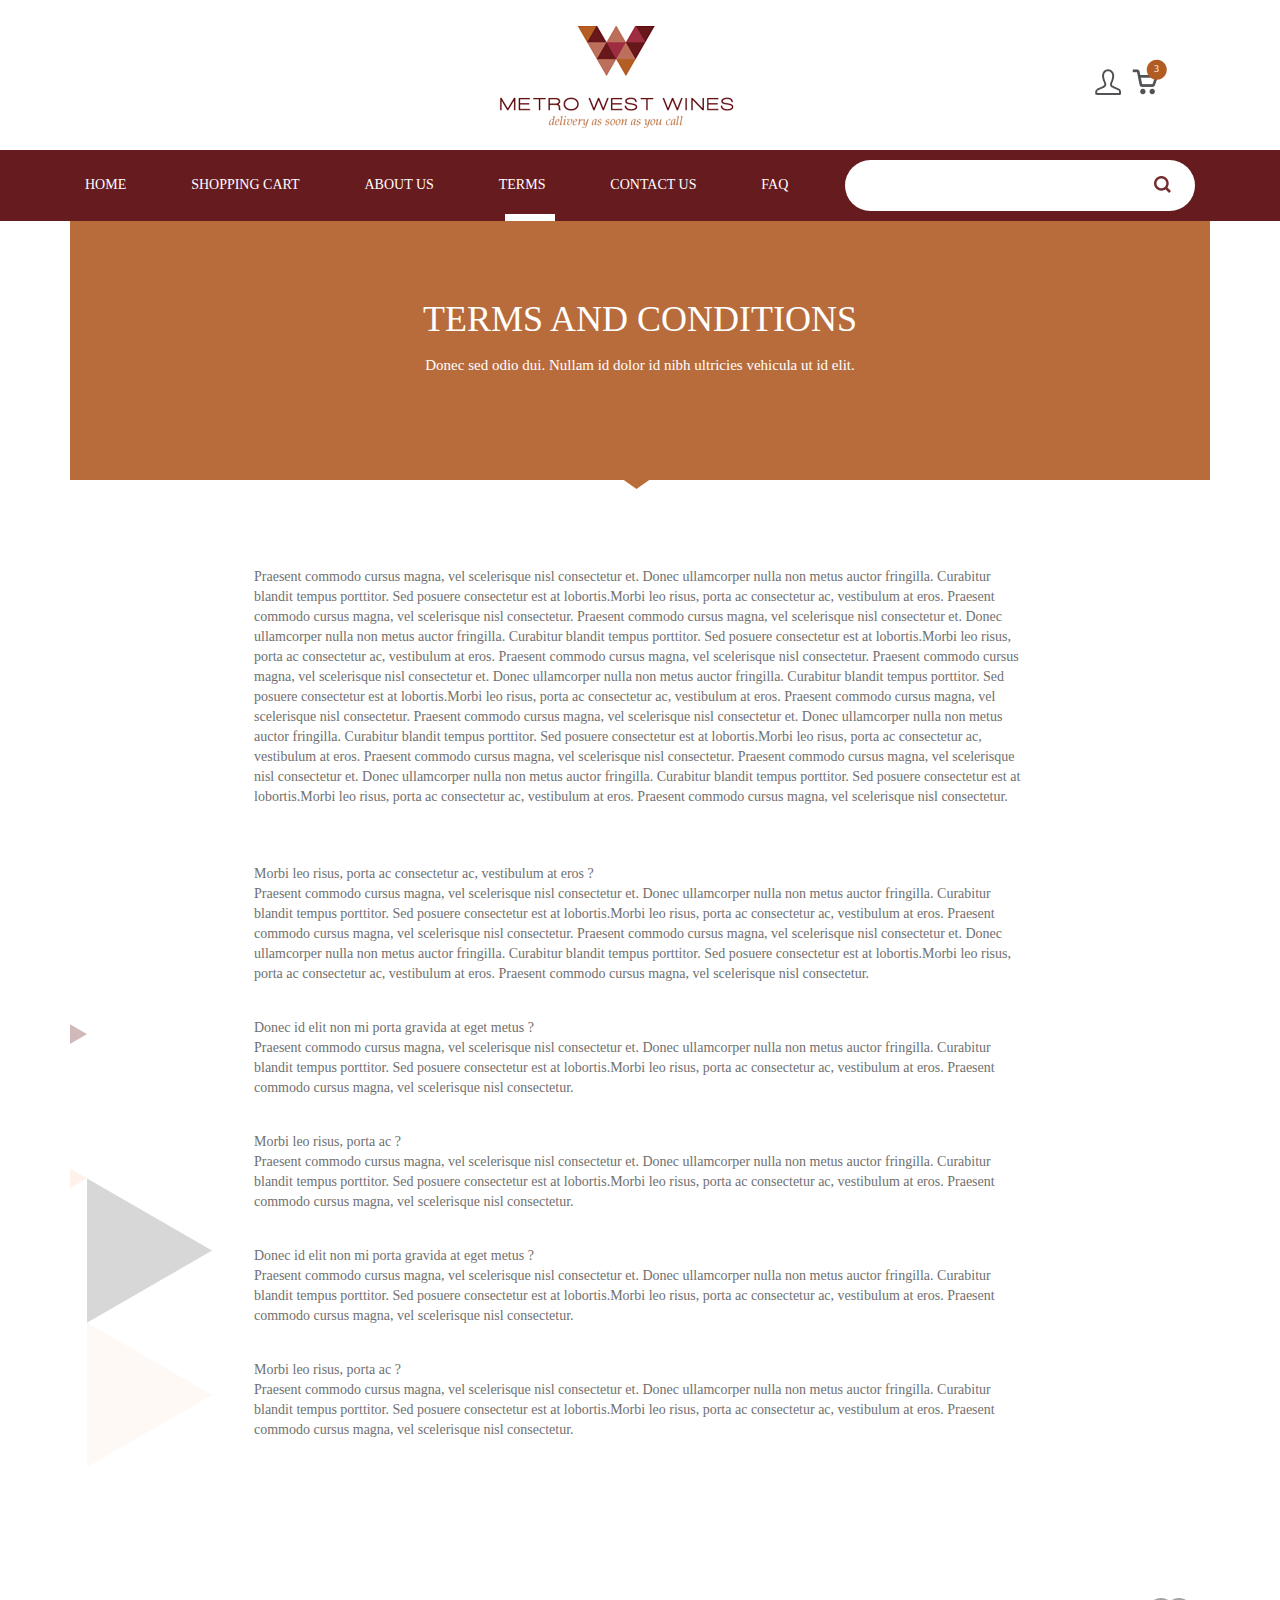
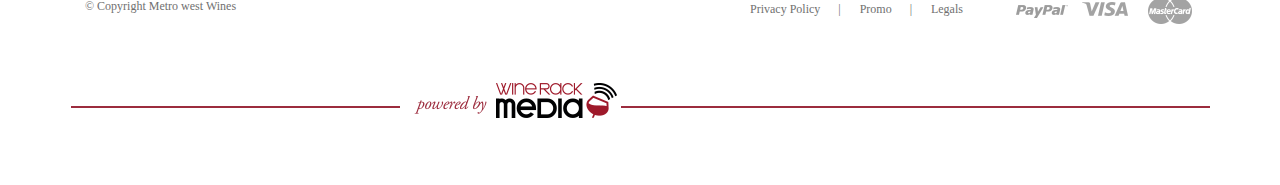
<file: WRM/terms/index.html>
<html>
<head>
	<title>TERMS</title>
	<!-- css -->
	<link href="../assets/css/style.css" rel="stylesheet" />
	<link href="../assets/css/bootstrap.min.css" rel="stylesheet">
	<!-- <link rel="stylesheet" media="(min-width: 992) and (max-width: 1200)" href="../assets/css/medium.css"> -->
</head>
<body>


	<!-- header -->
	<!-- ...... -->
	<header id="header">
		<div class="container full">
			<div id="logo_div" class="col-lg-4 col-lg-push-4">
				<a href="../index.html">
					<div id="logo">
					</div>
				</a>
			</div>
			<div id="user_cart" class="col-lg-2 col-lg-push-6">
				<div id="user_div" class="col-lg-6">
					<a href="#">
						<div id="user">
						</div>
					</a>
				</div>
				<div id="cart_div" class="col-lg-6">
					<a href="../checkoutexperience/index.html">
						<div id="cart_number">
							<p>3</p>
						</div>
					</a>
				</div>
			</div>
		</div>
	</header>
	<!-- end header -->
	<!-- .......... -->



	<!-- navigation -->
	<!-- .......... -->
	<div id="navigation">
		<div class="container full">
			<div id="nav_bar4" class="col-lg-8">
				<ul>
					<li>
						<a href="../index.html">HOME</a>
					</li>
					<li>
						<a href="../checkoutexperience/index.html">SHOPPING CART</a>
					</li>
					<li>
						<a href="#">ABOUT US</a>
					</li>
					<li>
						<a href="../terms/index.html">TERMS</a>
					</li>
					<li>
						<a href="../contact/index.html">CONTACT US</a>
					</li>
					<li id="faq">
						<a href="../faq/index.html">FAQ</a>
					</li>
				</ul>
			</div>
			<div id="search_bar" class="col-lg-4">
				<div id="search_bloc" class="col-lg-10">
					<input id="search_bloc_text" type="text">
				</div>
				<a href="../searchresults/index.html">
					<div id="search_button" class="col-lg-2">
					</div>
				</a>
			</div>
		</div>
	</div>
	<!-- end navigation -->
	<!-- .............. -->


	


	<!-- main bloc -->
	<!-- ......... -->
	<div id="main_bloc5">
		<div class="container full">
			<div id="main_content5">
				<div id="big_title">
					<div id="shopping_cart" class="col-lg-12">
						<p>TERMS AND CONDITIONS</p>
					</div>
					<div id="morbi_leo" class="col-lg-12">
						<p>Donec sed odio dui. Nullam id dolor id nibh ultricies vehicula ut id elit.</p>
					</div>
				</div>
				<div id="terms">
					<div id="terms_div">
						<div id="terms_text">
							<p>Praesent commodo cursus magna, vel scelerisque nisl consectetur et. Donec ullamcorper nulla non metus auctor fringilla. Curabitur blandit tempus porttitor. Sed posuere consectetur est at lobortis.Morbi leo risus, porta ac consectetur ac, vestibulum at eros. Praesent commodo cursus magna, vel scelerisque nisl consectetur. Praesent commodo cursus magna, vel scelerisque nisl consectetur et. Donec ullamcorper nulla non metus auctor fringilla. Curabitur blandit tempus porttitor. Sed posuere consectetur est at lobortis.Morbi leo risus, porta ac consectetur ac, vestibulum at eros. Praesent commodo cursus magna, vel scelerisque nisl consectetur. Praesent commodo cursus magna, vel scelerisque nisl consectetur et. Donec ullamcorper nulla non metus auctor fringilla. Curabitur blandit tempus porttitor. Sed posuere consectetur est at lobortis.Morbi leo risus, porta ac consectetur ac, vestibulum at eros. Praesent commodo cursus magna, vel scelerisque nisl consectetur. Praesent commodo cursus magna, vel scelerisque nisl consectetur et. Donec ullamcorper nulla non metus auctor fringilla. Curabitur blandit tempus porttitor. Sed posuere consectetur est at lobortis.Morbi leo risus, porta ac consectetur ac, vestibulum at eros. Praesent commodo cursus magna, vel scelerisque nisl consectetur. Praesent commodo cursus magna, vel scelerisque nisl consectetur et. Donec ullamcorper nulla non metus auctor fringilla. Curabitur blandit tempus porttitor. Sed posuere consectetur est at lobortis.Morbi leo risus, porta ac consectetur ac, vestibulum at eros. Praesent commodo cursus magna, vel scelerisque nisl consectetur. </p>
						</div>
						<div id="terms_question">
							<p>Morbi leo risus, porta ac consectetur ac, vestibulum at eros ?</p>
						</div>
						<div id="terms_answer">
							<p>Praesent commodo cursus magna, vel scelerisque nisl consectetur et. Donec ullamcorper nulla non metus auctor fringilla. Curabitur blandit tempus porttitor. Sed posuere consectetur est at lobortis.Morbi leo risus, porta ac consectetur ac, vestibulum at eros. Praesent commodo cursus magna, vel scelerisque nisl consectetur. Praesent commodo cursus magna, vel scelerisque nisl consectetur et. Donec ullamcorper nulla non metus auctor fringilla. Curabitur blandit tempus porttitor. Sed posuere consectetur est at lobortis.Morbi leo risus, porta ac consectetur ac, vestibulum at eros. Praesent commodo cursus magna, vel scelerisque nisl consectetur.</p>
						</div>
						<div id="terms_question">
							<p>Donec id elit non mi porta gravida at eget metus ?</p>
						</div>
						<div id="terms_answer">
							<p>Praesent commodo cursus magna, vel scelerisque nisl consectetur et. Donec ullamcorper nulla non metus auctor fringilla. Curabitur blandit tempus porttitor. Sed posuere consectetur est at lobortis.Morbi leo risus, porta ac consectetur ac, vestibulum at eros. Praesent commodo cursus magna, vel scelerisque nisl consectetur.</p>
						</div>
						<div id="terms_question">
							<p>Morbi leo risus, porta ac ?</p>
						</div>
						<div id="terms_answer">
							<p>Praesent commodo cursus magna, vel scelerisque nisl consectetur et. Donec ullamcorper nulla non metus auctor fringilla. Curabitur blandit tempus porttitor. Sed posuere consectetur est at lobortis.Morbi leo risus, porta ac consectetur ac, vestibulum at eros. Praesent commodo cursus magna, vel scelerisque nisl consectetur. </p>
						</div>
						<div id="terms_question">
							<p>Donec id elit non mi porta gravida at eget metus ?</p>
						</div>
						<div id="terms_answer">
							<p>Praesent commodo cursus magna, vel scelerisque nisl consectetur et. Donec ullamcorper nulla non metus auctor fringilla. Curabitur blandit tempus porttitor. Sed posuere consectetur est at lobortis.Morbi leo risus, porta ac consectetur ac, vestibulum at eros. Praesent commodo cursus magna, vel scelerisque nisl consectetur.</p>
						</div>
						<div id="terms_question">
							<p>Morbi leo risus, porta ac ?</p>
						</div>
						<div id="terms_answer">
							<p>Praesent commodo cursus magna, vel scelerisque nisl consectetur et. Donec ullamcorper nulla non metus auctor fringilla. Curabitur blandit tempus porttitor. Sed posuere consectetur est at lobortis.Morbi leo risus, porta ac consectetur ac, vestibulum at eros. Praesent commodo cursus magna, vel scelerisque nisl consectetur. </p>
						</div>
					</div>
				</div>
			</div>
		</div>
	</div>
	<!-- end main bloc -->
	<!-- ............. -->


	<!-- footer -->
	<!-- ...... -->
	<footer id="footer">
		<div class="container full">
			<div id="footer_content">
				<div id="copyright" class="col-lg-3">
					<p>&copy; Copyright Metro west Wines</p>
				</div>
				<div id="policy_payment" class="col-lg-5 col-lg-push-4">
					<ul>
						<a href=""><li>Privacy Policy&nbsp;&nbsp;&nbsp;&nbsp;&nbsp;&nbsp;|</li></a>
						<a href=""><li>Promo&nbsp;&nbsp;&nbsp;&nbsp;&nbsp;&nbsp;|</li></a>
						<a href=""><li>Legals</li></a>
					</ul>
				</div>
			</div>
		</div>
	</footer>
	<!-- end footer -->
	<!-- .......... -->

</body>
</html>
</file>
<file: WRM/assets/css/style.css>
.full {
	position: relative;
	width: 100%;
}

header {
	height: 150px;
}

#navigation {
	height: 71px;
	background-color: #661c1f;
}

#main {
	height: 2083px;
	width:100%;
}

#main_content {
	background: url(../img/hero_home.png) no-repeat center top;
}

#main_bloc {
	height: 1525px;
}

#main_bloc_content {
	height: 1525px;
	background-image: url(../img/bg_brand.png);
	background-repeat: no-repeat;
	background-position: -97px 1030px;
}

#main_bloc2 {
	height: 2017px;
}

#main_content2 {
	height: 2017px;
	background-image: url(../img/bg_brand.png);
	background-repeat: no-repeat;
	background-position: -97px 1430px;
}

#main_bloc3 {
	height: 1135px;
}

#main_content3 {
	height: 1135px;
	background-image: url(../img/base_cart.png),url(../img/notch.png);
	background-repeat: no-repeat;
	background-position: -172px 0px,150px 51px;
}

#main_bloc4 {
	height: 1377px;
}

#main_content4{
	height: 1377px;
	background-image: url(../img/base_faq.png),url(../img/bg_brand.png),url(../img/shape_faq.png),url(../img/shape_faq.png),url(../img/shape_faq.png),url(../img/shape_faq.png),url(../img/shape_faq.png);
	background-repeat: no-repeat;
	background-position: -125px 0px,-233px 741px,166px 459px,166px 677px,166px 830px,166px 993px,166px 1141px;
}

#main_bloc5 {
	height: 1377px;
}

#main_content5 {
	height: 1377px;
	background-image: url(../img/base_faq.png),url(../img/bg_brand.png);
	background-repeat: no-repeat;
	background-position: -133px 0px,-233px 741px;
}

#main_bloc6 {
	height: 999px;

}

#main_content6 {
	height: 999px;
	background-image: url(../img/base_faq.png),url(../img/bg_brand.png);
	background-repeat: no-repeat;
	background-position: -148px 0px,-116px 471px;	
}

#body_product_page {
	background-image: url(../img/shape_product.png);
	background-repeat: no-repeat;
	background-position: -58px -48px;
}

footer {
	height: 187px;
}

#footer_content {
	height: 187px;
	background-image: url(../img/vectors_smart_object.png),url(../img/powered_by.png),url(../img/line.png);
	background-repeat: no-repeat;
	background-position: 426px 85px, 344px 98px,0px -1750px;
}

#logo {
	padding-top: 102px;
	background-image: url(../img/logo.png);
	background-repeat: no-repeat;
}

#logo_div {
	margin-left: 33px;
  	margin-top: 26px;
}

#user {
	height: 40px;
	background-image: url(../img/user_icon.png);
	background-repeat: no-repeat;
	background-position: 0 14px;
}

#cart_number {
	height: 40px;
	background-image: url(../img/number_area.png),url(../img/cart_icon.png);
	background-repeat: no-repeat;
	background-position: 14px 4px,0px 14px;
}

#cart_number p{
	font-family: "Lato-Bold";
	font-size: 10px;
	color: white;
	padding-left: 22px;
  	padding-top: 7px;
}

#cart_div {
	padding-left: 0px;
  	padding-right: 0px;
	width: 37px;
}

#user_div {
	padding-right: 0px;
	padding-left: 0px;
 	width: 28px;
 	margin-right: 9px;
}

#user_cart {
	margin-top: 55px;
	margin-left: 27px;
}

#nav_bar {
  	margin-top: 24px;
  	background-image: url(../img/active.png);
	background-repeat: no-repeat;
	background-position: 14px 40px;
	height: 48px;
}

#nav_bar ul {
	padding-left: 0px;
}

#nav_bar ul li {
	display: inline-block;
	margin-right: 61px;
}

#nav_bar ul li a {
	font-family: "Lato-Bold";
	color: white;
}

#faq {
	margin-right: 0px !important;
}

#main_side {
	margin-top: 75px;
}

#main_products {
	margin-top: 75px;	
}

#search_bloc_text {
	border-radius: 27px 0px 0px 27px;
	border: 0px ;
	height: 51px;
	width: 292px;
	font-family: "Lato-Medium";
  	font-size: 18px;
  	color: #661c1f;
  	padding-left: 21px;
}

#search_bloc {
	margin-top: 10px;
	padding-left: 0px;
	padding-right: 0px;
}

#search_button {
	background-color: white;
	background-image: url(../img/search_icon.png);
	background-repeat: no-repeat;
	background-position: 17px 16px;
	padding-top: 51px;
  	margin-top: 10px;
  	border-radius: 0px 27px 27px 0px;
}

#sort_order {
	height: 59px;
	width: 235px;
	border-top: 2px solid #bcbec0;
	border-left: 2px solid #bcbec0;
	border-right: 2px solid #bcbec0;
	border-bottom: 1px solid #eeeeee;
	padding-top: 20px;
  	padding-left: 29px;
  	background-color: white;
  	background-image: url(../img/down_arrow1.png);
  	background-repeat: no-repeat;
  	background-position: 193px 26px;
}

#sort_order	p{
	color: #707070;
	font-family: "Lato-Bold";
}

#order_list {
	height: 253px;
	width: 235px;
	border-left: 2px solid #bcbec0;
	border-right: 2px solid #bcbec0;
	border-bottom: 1px solid #eeeeee;
	padding-top: 25px;
  	padding-left: 29px;
  	background-color: #fbfaf3;
}

#order_list p {
	font-family: "Lato-Black";
	font-size: 10px;
	color: #707070;
}

#category_cuisine {
	border-left: 2px solid #bcbec0;
	border-right: 2px solid #bcbec0;
	border-bottom: 1px solid #eeeeee;
	padding-top: 20px;
  	padding-left: 29px;
  	height: 59px;
	width: 235px;
	background-color: white;
}

#category_cuisine p {
	color: #707070;
	font-family: "Lato-Bold";	
}

#food_type_name {
  	height: 48px;
	width: 235px;
	padding-left: 29px;
	padding-top: 14px;
	border-bottom: 1px solid #eeeeee;
	border-left: 2px solid #bcbec0;
	border-right: 2px solid #bcbec0;
	background-color: #eaeaea;
	background-image: url(../img/down_arrow.png);
	background-repeat: no-repeat;
	background-position: 195px 21px;
}

#food_type_name p {
	color: #707070;
	font-family: "Lato-Bold";
	font-size: 12px;	
}

#reset_filters {
	height: 66px;
	width: 235px;
	padding-left: 29px;
	padding-top: 30px;
	background-color: white;
	border-left: 2px solid #bcbec0;
	border-right: 2px solid #bcbec0;
	border-bottom: 2px solid #bcbec0;
}

#reset_filters a {
	color: #b86c56;
	text-decoration: underline;
}

#reset_filters p {
	background-image: url(../img/false.png);
  	background-repeat: no-repeat;
  	background-position: 73px 6px;
}

#reset_filters a p{
	color: #b86c56;
	font-family: "Lato-Italic";
	font-size: 14px;
	width: 85px;
}

#emailing {
	height: 147px;
	width: 235px;
	margin-top: 53px;
	margin-bottom: 30px;
	padding-top: 35px;
	background-image: url(../img/base.png);
	background-repeat: no-repeat;
	background-position: 0 0;
}

#join_our {
	padding-left: 18px;
}

#join_our p{
	color: white;
	font-family: "Lato-Bold";
	font-size: 14px;
}

#email_button {
	padding-top: 44px;
	background-color: white;
	border-radius: 0px 27px 27px 0px;
	background-image: url(../img/right_arrow1.png);
	background-repeat: no-repeat;
	background-position: 11px 15px;
}

#your_email {
	padding-left: 0px;
}

#your_email input {
	height: 44px;
	border: 0px;
	width: 171px;
	border-radius: 27px 0px 0px 27px;
	padding-left: 21px;
	color: #707070;
	font-family: "Lato-Bold";
	font-size: 12px;
}

#social_link {
	margin-top: 20px;
	width: 235px;
	background-color: #a9a9a9;
	height: 36px;
	border-radius: 27px 27px 27px 27px;
	padding-left: 72px;
  	padding-top: 10px;
}

#social_link p {
	color: white;
	font-family: "Lato-Regular";
	font-size: 10px;
}

.facebook {
	background-image: url(../img/facebook_icon.png);
	background-repeat: no-repeat;
	background-position: 24px 9px;
}

.twitter {
	background-image: url(../img/twitter_icon.png);
	background-repeat: no-repeat;
	background-position: 18px 10px;
}

.instagram {
	background-image: url(../img/instagram_icon.png);
	background-repeat: no-repeat;
	background-position: 18px 10px;
}

#copyright {
	color: #707070;
	font-family: "Lato-Regular";
	font-size: 12px;
}

#policy_payment {
	background-image: url(../img/paypal_logo.png),url(../img/visa_logo.png),url(../img/mastercard_logo.png);
	background-repeat: no-repeat;
	background-position: 281px 7px, 347px 4px, 413px 0px;
}

#policy_payment ul {
	padding-left: 0px;
}

#policy_payment ul li {
	display: inline-block;
	margin-right: 15px;
	color: #707070;
	font-family: "Lato-Regular";
	font-size: 12px;
}

#main_products_search {
	color: #9b3040;
	font-family: "Lato-Bold";
	font-size: 42px;
}

#main_products_display {
	color: #b2b2b2;
	font-family: "Lato-Regular";
	font-size: 16px;
}

#main_products_display p{
	margin-bottom: 0px;
}

#main_products_search p{
	margin-bottom: 0px;
}

#product_1 {
	height: 499px;
  	padding-top: 292px;
	background-image: url(../img/bottle_1.png),url(../img/shadow.png);
	background-repeat: no-repeat;
	background-position: 62px 0px,67px 265px;

}

#product_2 {
	height: 499px;
  	padding-top: 292px;
	background-image: url(../img/bottle_2.png),url(../img/shadow.png);
	background-repeat: no-repeat;
	background-position: 96px 6px,65px 264px;
}

#product_3 {
	height: 499px;
  	padding-top: 292px;
  	background-image: url(../img/bottle_3.png),url(../img/shadow.png);
	background-repeat: no-repeat;
	background-position: 97px 11px,60px 265px;
}

#products_line1 {
	margin-top: 44px;
}

#products_line2 {
	margin-top: 99px;
}

#wine_name p{
	color: #211f1f;
	font-family: "Lato-Bold";
	font-size: 16px;
	text-align: center;
	margin-bottom: 0px;
}

#wine_desc p{
	color: #707070;
	font-family: "Lato-Italic";
	font-size: 14px;
	text-align: center;
	padding-left: 35px;
  	padding-right: 35px;
  	margin-top: 10px;
}

#wine_weight p{
	color: #b05c27;
	font-family: "Lato-Bold";
	font-size: 12px;
	text-align: center;
}

#wine_price p{
	color: #661c1f;
	font-family: "Lato-Regular";
	font-size: 20px;
	text-align: center;
}

#wine_buy {
	padding-left: 45px;
	padding-right: 45px;
}

#wine_buy a {
	color: white;
}

#wine_buy a p{
	color: white;
	font-family: "Lato-Regular";
	font-size: 10px;
	text-align: center;
	background-color: #b05c27;
	height: 37px;
	padding-top: 10px;
	border-radius: 27px 27px 27px 27px;
}

#pagination {
	margin-top: 99px;
}

#pagination ul {
	padding-left: 0px;
}

#pagination ul li {
	display: inline-block;
	height: 26px;
	width: 26px;
	margin-right: 10px;
}

#pagination ul a li p {
	height: 26px;
	width: 26px;
	border: 1px solid #dddddd;
	margin-bottom: 0px;
	padding-left: 8px;
  	padding-top: 3px;
  	border-radius: 4px 4px 4px 4px;
  	color: #b2b2b2;
	font-family: "Lato-Regular";
	font-size: 12px;
}

#arrow_left {
	color: white !important;
	background-image: url(../img/left_arrow.png);
	background-repeat: no-repeat;
	background-position: 9px 6px;
}

#arrow_right {
	color: white !important;
	background-image: url(../img/right_arrow.png);
	background-repeat: no-repeat;
	background-position: 9px 6px;
}

#page_active {
	background-color: #661c1f;
	color: white !important;
}

#up_menu {
	margin-top: 34px;
	background-image: url(../img/arrow_small_category.png),url(../img/arrow_small_category.png),url(../img/arrow_small_category.png);
	background-repeat: no-repeat;
	background-position: 86px 8px,197px 8px,270px 8px;
}

#up_menu ul {
	padding-left: 0px;
	margin-bottom: 0px;
}

#up_menu ul li {
	display: inline-block;
	padding-right: 17px;
  	margin-right: 17px;
}

#up_menu ul li p {
	color: #b2b2b2;
	font-family: "Lato-Bold";
	font-size: 10px;
	margin-bottom: 0px;
}

#up_menu_product {
	color: #515252 !important;
}

#product_picture_title {
	margin-top: 55px;
	padding-left: 0px;
  	padding-right: 0px;
}

#product_picture_title p {
	color: #333333;
	font-family: "Lato-Bold";
	font-size: 40px;
}

#big_picture {
	height: 627px;
	width: 516px;
	background-color: #c3afa0;
	background-image: url(../img/bottle_queen.png);
	background-repeat: no-repeat;
	background-position: 38px -38px;
}

#picture {
	height: 86px;
	width: 84px;
	background-color: #f5f5f5;
	padding-right: 0px;
  	padding-left: 0px;
  	margin-right: 23px;
  	background-image: url(../img/image_icon.png);
	background-repeat: no-repeat;
	background-position: 26px 30px;
}

#small_picture {
	height: 86px;
	width: 84px;
	border: 2px solid #661c1f;
	padding-right: 0px;
  	padding-left: 0px;
  	margin-right: 23px;
  	background-image: url(../img/bottle_small.png);
	background-repeat: no-repeat;
	background-position: 28px 20px;
}

#small_pictures {
	padding-left: 0px;
  	padding-right: 0px;
  	margin-top: 16px;
}

#product_infos {
	margin-top: 107px;
}

#infos_price {
	padding-left: 0px;
  	padding-right: 0px;
}

#infos_price p{
	color: #333333;
	font-family: "Lato-Light";
	font-size: 42px;
}

#infos_quantity {
	padding-right: 0px;
  	padding-left: 0px;
  	margin-left: 81px;
}

#quantity {
	padding-left: 0px;
  	padding-right: 0px;
  	margin-bottom: 0px;
  	color: #515252;
	font-family: "Lato-Black";
	font-size: 10px;
	margin-top: 23px;
}

#quantity_adder {
	padding-left: 0px;
  	padding-right: 0px;
  	height: 47px;
  	width: 64px;
  	border :2px solid #661c1f;
  	margin-top: 7px;
  	margin-left: 9px;
}

#quantity_number {
	padding-left: 0px;
  	padding-right: 0px;
  	margin-bottom: 0px;
	padding-top: 12px;
  	padding-left: 18px;
  	color: #661c1f;
  	font-family: "Lato-Regular";
	font-size: 14px;
}

#quantity_add_up_down {
	padding-left: 0px;
  	padding-right: 0px;
}

#quantity_add_up {
	padding-left: 0px;
  	padding-right: 0px;
  	margin-bottom: 0px;
  	margin-top: 2px;
  	color: white;
  	background-image: url(../img/up_icon.png);
	background-repeat: no-repeat;
	background-position: 6px 6px;
}

#quantity_add_down {
	padding-left: 0px;
  	padding-right: 0px;
  	margin-bottom: 0px;
  	margin-top: 2px;
  	color: white;
  	background-image: url(../img/down_icon.png);
	background-repeat: no-repeat;
	background-position: 6px 6px;
}

#add_to_cart {
	margin-top: 13px;
}

#add_to_cart a {
	color: white;
}

#add_to_cart p{
	text-align: center;
	background-color: #661c1f;
	height: 46px;
	width: 511px;
	color: white;
	font-family: "Lato-Black";
	font-size: 10px;
	padding-top: 14px;
	background-image: url(../img/cart_icon_white.png);
	background-repeat: no-repeat;
	background-position: 181px 14px;
	border-radius: 27px 27px 27px 27px;
}

#caracteristics {
	margin-top: 22px;
}

#caracteristics_line {
	height: 31px;
  	border-bottom: 1px solid #eeeeee;
  	margin-top: 15px;
  	padding-left: 0px;
  	padding-right: 0px;
  }

#region {
	padding-left: 0px;
  	padding-right: 0px;
	height: 31px;
  	margin-top: 15px;
}

#option {
	padding-left: 0px;
  	padding-right: 0px;
}

#option p {
	color: #b2b2b2;
	font-family: "Lato-Bold";
	font-size: 12px;
}

#specification {
	padding-left: 0px;
  	padding-right: 0px;
}

#specification p{
	color: #333333;
	font-family: "Lato-Regular";
	font-size: 12px;
}

#description {
	margin-top: 50px;
}

#description_title p{
	color: #515252;
	font-family: "Lato-Black";
	font-size: 12px;
}

#description_text {
	padding-right: 126px;
}

#description_text p{
	color: #b2b2b2;
	font-family: "Lato-Regular";
	font-size: 14px;
}

#reviews_div {
	padding-left: 0px;
  	padding-right: 0px;
  	margin-top: 63px;
  	margin-left: 16px;
  	width: 510px;
}

#reviews {
	padding-left: 0px;
  	padding-right: 0px;
}

#reviews p {
	height: 35px;
	margin-bottom: 0px;
	text-align: center;
	background-color: #707070;
	color: white;
	font-family: "Lato-Bold";
	font-size: 14px;
	padding-top: 9px;
	border-radius: 12px 12px 0px 0px;
}

#reviews_oth {
	padding-left: 0px;
  	padding-right: 0px;
}

#reviews_oth p {
	height: 35px;
	margin-bottom: 0px;
	text-align: center;
	color: #707070;
	font-family: "Lato-Bold";
	font-size: 14px;
	padding-top: 9px;
}

#reviews_text {
	padding-left: 0px;
  	padding-right: 0px;	
}

#reviews_text p{
	height: 143px;
	color: #b2b2b2;
	font-family: "Lato-Regular";
	font-size: 14px;
	padding-top: 20px;
  	width: 515px;
  	height: 157px;  	
  	padding-left: 45px;
  	padding-right: 37px;
  	border :2px solid #cecece;
}

#down_product {
	margin-top: 142px;
}

#down_product_products {
	margin-top: 94px;
}

#related {
	color: #b05c27;
	font-family: "Lato-Regular";
	font-size: 20px;
	margin-bottom: 0px;
	text-align: center;
}

#related_products {
	color: #661c1f;
	font-family: "Lato-Bold";
	font-size: 28px;
	text-align: center;
}

#nav_bar2 {
  	margin-top: 24px;
  	background-image: url(../img/active_cart.png);
	background-repeat: no-repeat;
	background-position: 120px 40px;
	height: 48px;
}

#nav_bar2 ul {
	padding-left: 0px;
}

#nav_bar2 ul li {
	display: inline-block;
	margin-right: 61px;
}

#nav_bar2 ul li a {
	font-family: "Lato-Bold";
	color: white;
}

#big_title {
	height: 259px;
	background-color: #b86c3c;
	padding-top: 73px;
}


#shopping_cart p{
	color: white;
	font-family: "Lato-Bold";
	font-size: 36px;
	text-align: center;
}

.contact {
	margin-left: 23px;
}

#morbi_leo p{
	color: white;
	font-family: "Lato-Italic";
	font-size: 15px;
	text-align: center;
	margin-bottom: 0px;
}

#morbi_leo_content {
	margin-left: 71px;
}

#menu_payment_element {
	padding-left: 0px;
	padding-right: 0px;
}

#menu_payment_element p{
	color: #a7a7a8;
	font-family: "Lato-Black";
	font-size: 12px;
	text-align: center;
}

#menu_payment {
	margin-top: 23px;
}

.cart p {
	color: #661c1f !important;
}

#cart_title {
	margin-top: 104px;
}

#cart_title p{
	color: #515254;
	font-family: "Lato-Bold";
	font-size: 32px;
	text-align: center;
}

#cart_elements {
	margin-top: 188px;
}

#cart_menu_element {
	padding-left: 0px;
	padding-right: 0px;
}

#cart_menu_element p {
	color: #515254;
	font-family: "Lato-Bold";
	font-size: 10px;
}

#cart_menu {
	border-bottom: 1px solid #eeeeee;
}

.code {
	margin-left: 100px;
}

.quantity {
	margin-right: 80px;
}

#brand_name_with {
	color: #515254;
	font-family: "Lato-Black";
	font-size: 12px;
	margin-bottom: 0px;
}

#short_desc {
	color: #bdbdbd;
	font-family: "Lato-Regular";
	font-size: 12px;
	margin-bottom: 0px;
}

#cart_item {
	height: 116px;
	padding-top: 41px;
	border-bottom: 1px solid #eeeeee;
	background-image: url(../img/image_icon_cart.png);
	background-repeat: no-repeat;
	background-position: 36px 43px;
}

#cart_item_name {
	padding-left: 98px;
  	padding-right: 115px;
}

#cart_item_size {
	padding-left: 0px;
  	padding-right: 0px;
}

#cart_item_size p{
	color: #c0c0c0;
	font-family: "Lato-Regular";
	font-size: 12px;
	margin-bottom: 0px;
	padding-top: 19px;
}

#cart_item_code p{
	color: #c0c0c0;
	font-family: "Lato-Regular";
	font-size: 12px;
	margin-bottom: 0px;
	padding-top: 19px;
}

#cart_item_quantity p{
	color: #c0c0c0;
	font-family: "Lato-Regular";
	font-size: 12px;
	margin-bottom: 0px;
	height: 46px;
	width: 65px;
	border: 1px solid #eeeeee;
	padding-top: 14px;
  	padding-left: 28px;
}

#cart_item_price p{
	color: #515254;
	font-family: "Lato-Black";
	font-size: 12px;
	margin-bottom: 0px;
	padding-top: 19px;
}

#cart_item_code {
	padding-left: 0px;
  	padding-right: 0px;
  	margin-left: 100px;
}

#cart_item_quantity {
	padding-left: 0px;
  	padding-right: 0px;
  	margin-right: 78px;
}

#cart_item_price {
	padding-left: 0px;
  	padding-right: 0px;
}

#cart_checking_total {
	margin-top: 50px;
}

#cart_code_promo p{
	color: #707070;
	font-family: "Lato-Regular";
	font-size: 12px;
	text-align: center;
	padding-top: 12px;
	background-color: #f8f6e7;
	border-radius: 27px 27px 27px 27px;
	border: 1px solid #707070;
	height: 44px;
}

#cart_total_price {
	padding-top: 11px;
  	padding-left: 47px;
}

#cart_total_price p{
	color: #515252;
	font-family: "Lato-Bold";
	font-size: 10px;
	padding-top: 6px;
}

#cart_total_price_number p{
	color: #515254;
	font-family: "Lato-Bold";
	font-size: 24px;
	padding-top: 8px;
}

#continue_shopping p{
	color: white;
	font-family: "Lato-Bold";
	font-size: 10px;
	text-align: center;
	background-color: #707070;
	height: 44px;
	border-radius: 27px 27px 27px 27px;
	padding-top: 14px;
}

#proceed_to_checkout p{
	color: white;
	font-family: "Lato-Bold";
	font-size: 10px;
	text-align: center;
	background-color: #661c1f;
	height: 44px;
	border-radius: 27px 27px 27px 27px;
	padding-top: 14px;
}

#shopping_buttons {
	margin-top: 27px;
}

#cart_code_promo a {
	color: #707070;
}

#continue_shopping a{
	color: white;
}

#proceed_to_checkout a {
	color: white;
}

#nav_bar3 {
  	margin-top: 24px;
  	background-image: url(../img/active_faq.png);
	background-repeat: no-repeat;
	background-position: 701px 40px;
	height: 48px;
}

#nav_bar3 ul {
	padding-left: 0px;
}

#nav_bar3 ul li {
	display: inline-block;
	margin-right: 61px;
}

#nav_bar3 ul li a {
	font-family: "Lato-Bold";
	color: white;
}

#questions_div {
	margin-top: 87px;
	padding-left: 184px;
  	padding-right: 184px;
}

#question_asked p{
	color: #707070;
	font-family: "Lato-Bold";
	font-size: 14px;
	margin-bottom: 0px;
}

#answer p{
	color: #707070;
	font-family: "Lato-Regular";
	font-size: 14px;
	margin-bottom: 74px;
}

#nav_bar4 {
  	margin-top: 24px;
  	background-image: url(../img/active_terms.png);
	background-repeat: no-repeat;
	background-position: 435px 40px;
	height: 48px;
}

#nav_bar4 ul {
	padding-left: 0px;
}

#nav_bar4 ul li {
	display: inline-block;
	margin-right: 61px;
}

#nav_bar4 ul li a {
	font-family: "Lato-Bold";
	color: white;
}


#terms_div {
	margin-top: 87px;
	padding-left: 184px;
  	padding-right: 184px;
}

#terms_text p{
	color: #707070;
	font-family: "Lato-Regular";
	font-size: 14px;
	margin-bottom: 57px;
}

#terms_question p{
	color: #707070;
	font-family: "Lato-Bold";
	font-size: 14px;
	margin-bottom: 0px;
}

#terms_answer p{
	color: #707070;
	font-family: "Lato-Regular";
	font-size: 14px;
	margin-bottom: 34px;
}

#nav_bar5 {
  	margin-top: 24px;
  	background-image: url(../img/active_contact.png);
	background-repeat: no-repeat;
	background-position: 547px 40px;
	height: 48px;
}

#nav_bar5 ul {
	padding-left: 0px;
}

#nav_bar5 ul li {
	display: inline-block;
	margin-right: 61px;
}

#nav_bar5 ul li a {
	font-family: "Lato-Bold";
	color: white;
}

#form {
	margin-top: 85px;
}

#form_element {
	height: 45px;
	width: 491px;
	color: #b2b2b2;
	font-family: "Lato-Bold";
	font-size: 12px;
	border: 2px solid #661c1f;
	margin-bottom: 30px;
	margin-left: 20px;
}

#form_element_message {
	height: 285px;
	width: 491px;
	color: #b2b2b2;
	font-family: "Lato-Bold";
	font-size: 12px;
	padding-left: 17px;
  	padding-top: 19px;
  	margin-bottom: 30px;
  	margin-left: 20px;
  	border: 2px solid #661c1f;
}

#form_element_button {
	height: 36px;
	width: 150px;
	color: white;
	font-family: "Lato-Black";
	font-size: 10px;
	background-color: #661c1f;
	border: 0px;
	border-radius: 27px 27px 27px 27px;
}

#contact_infos {
	margin-top: 85px;
	background-image: url(../img/pin_icon_contact.png),url(../img/phone_icon.png),url(../img/mail_icon.png),url(../img/pin_icon.png),url(../img/map.png);
	background-repeat: no-repeat;
	background-position: 21px 325px, 21px 408px, 21px 372px,185px 121px,0px 35px;
}

#title_infos {
	color: #515253;
	font-family: "Lato-Black";
	font-size: 12px;
}

#address {
	color: #707070;
	font-family: "Lato-Regular";
	font-size: 12px;
	margin-bottom: 0px;
	margin-left: 29px;
}

#email {
	color: #707070;
	font-family: "Lato-Regular";
	font-size: 12px;
	margin-left: 29px;
	margin-top: 17px;
 	margin-bottom: 17px;
}

#phone {
	color: #707070;
	font-family: "Lato-Regular";
	font-size: 12px;
	padding-bottom: 12px;
	padding-left: 29px;
	border-bottom: 1px solid #eeeeee;
}

.where_to {
	margin-bottom: 274px;
}

#social_contact {
	margin-top: 34px;
	padding-left: 0px;
	padding-right: 0px;
}

#facebook_contact {
	height: 22px;
	width: 14px;
	background-image: url(../img/facebook_contact.png);
	background-repeat: no-repeat;
	background-position: 0px 0px;
	padding-right: 0px;
	padding-left: 0px;
	margin-right: 40px
}

#twitter_contact {
	height: 22px;
	width: 19px;
	background-image: url(../img/twitter_contact.png);
	background-repeat: no-repeat;
	background-position: 0px 0px;
	padding-right: 0px;
	padding-left: 0px;
	margin-right: 40px;
}

#google_contact {
	height: 22px;
	width: 22px;
	background-image: url(../img/google_contact.png);
	background-repeat: no-repeat;
	background-position: 0px 0px;
	padding-right: 0px;
	padding-left: 0px;
}

#main_page_content {
	margin-top: 75px;
	background-image: url(../img/rectangle_testimonial.png);
	background-repeat: no-repeat;
	background-position: 0px 0px;
}

#ten_percent {
	margin-top: 105px;
  	margin-left: 61px;
}

#ten_percent p{
	color: #9b3040;
	font-family: "Lato-Bold";
	font-size: 76px;
}

#under_ten_percent {
	margin-left: 66px;
}

#under_ten_percent p{
	color: #b2b2b2;
	font-family: "Lato-Italic";
	font-size: 15px;
	margin-bottom: 0px; 
}

#words {
	margin-top: 226px;
	height: 134px;
	background-image: url(../img/rectangle.png),url(../img/lasso_band.png),url(../img/rectangle_lasso.png),url(../img/rectangle_sale.png),url(../img/rectangle_red_sale.png);
	background-repeat: no-repeat;
	background-position: 36px 0px,292px 64px,292px 0px,561px 9px,552px 0px;

}

#word1 p{
	color: white;
	font-family: "Lato-Black";
	font-size: 24px;
	text-align: center;
	padding-top: 28px;
	height: 95px;
}

#word1 a{
	text-decoration: none;
}

#word2 p{
	color: #c21515;
	font-family: "Lato-Regular";
	font-size: 24px;
	text-align: center;
	padding-top: 26px;
	height: 95px;
}

#word2 a{
	text-decoration: none;
}

.cards {
	color: #c21515;
	font-family: "Lato-Black";
	font-size: 24px;
}

.cards a{
	text-decoration: none;
}

#testimonial {
	height: 255px;
	margin-top: 52px;
	background-image: url(../img/testimonial_shape.png),url(../img/testimonial_vector.png);
	background-repeat: no-repeat;
	background-position: 463px 44px,432px 6px;
}

#testimonial_left {
	padding-left: 47px;
  	padding-right: 30px;
  	margin-top: 63px;	
}

#testimonial_left p {
	color: #707070;
	font-family: "Lato-Regular";
	font-size: 14px;
}

#testimonial_right {
	margin-top: 124px;
  	padding-right: 100px;
}

#testimonial_right p{
	color: #707070;
	font-family: "Lato-Italic";
	font-size: 14px;
}

.john {
	color: #707070;
	font-family: "Lato-BoldItalic";
	font-size: 14px;
	padding-left: 179px;
}

#down_product1 {
	margin-top: 71px;
}

#the_only {
	margin-top: 83px;
}

#the_only p{
	color: #707070;
	font-family: "Lato-Bold";
	font-size: 12px;
	text-align: center;
}

#shipping {
	height: 111px;
	margin-top: 67px;
	padding-top: 69px;
	background-image: url(../img/arrow_usa_map.png),url(../img/us_map.png);
	background-repeat: no-repeat;
	background-position: 124px 24px,83px 5px;
}

#shipping p{
	color: #9b3040;
	font-family: "Lato-Bold";
	font-size: 14px;
	text-align: center;
	margin-bottom: 0px;
}













































@font-face {
    font-family: "Lato";
    src: url(Lato-Black.ttf);
    src: url(Lato-BlackItalic.ttf);
    src: url(Lato-Bold.ttf);
    src: url(Lato-BoldItalic.ttf);
    src: url(Lato-Hairline.ttf);
    src: url(Lato-HairlineItalic.ttf);
    src: url(Lato-Heavy.ttf);
    src: url(Lato-HeavyItalic.ttf);
    src: url(Lato-Italic.ttf);
    src: url(Lato-Light.ttf);
    src: url(Lato-LightItalic.ttf);
    src: url(Lato-Medium.ttf);
    src: url(Lato-MediumItalic.ttf);
    src: url(Lato-Regular.ttf);
    src: url(Lato-Semibold.ttf);
    src: url(Lato-SemiboldItalic.ttf);
    src: url(Lato-Thin.ttf);
    src: url(Lato-ThinItalic.ttf);
}
</file>
